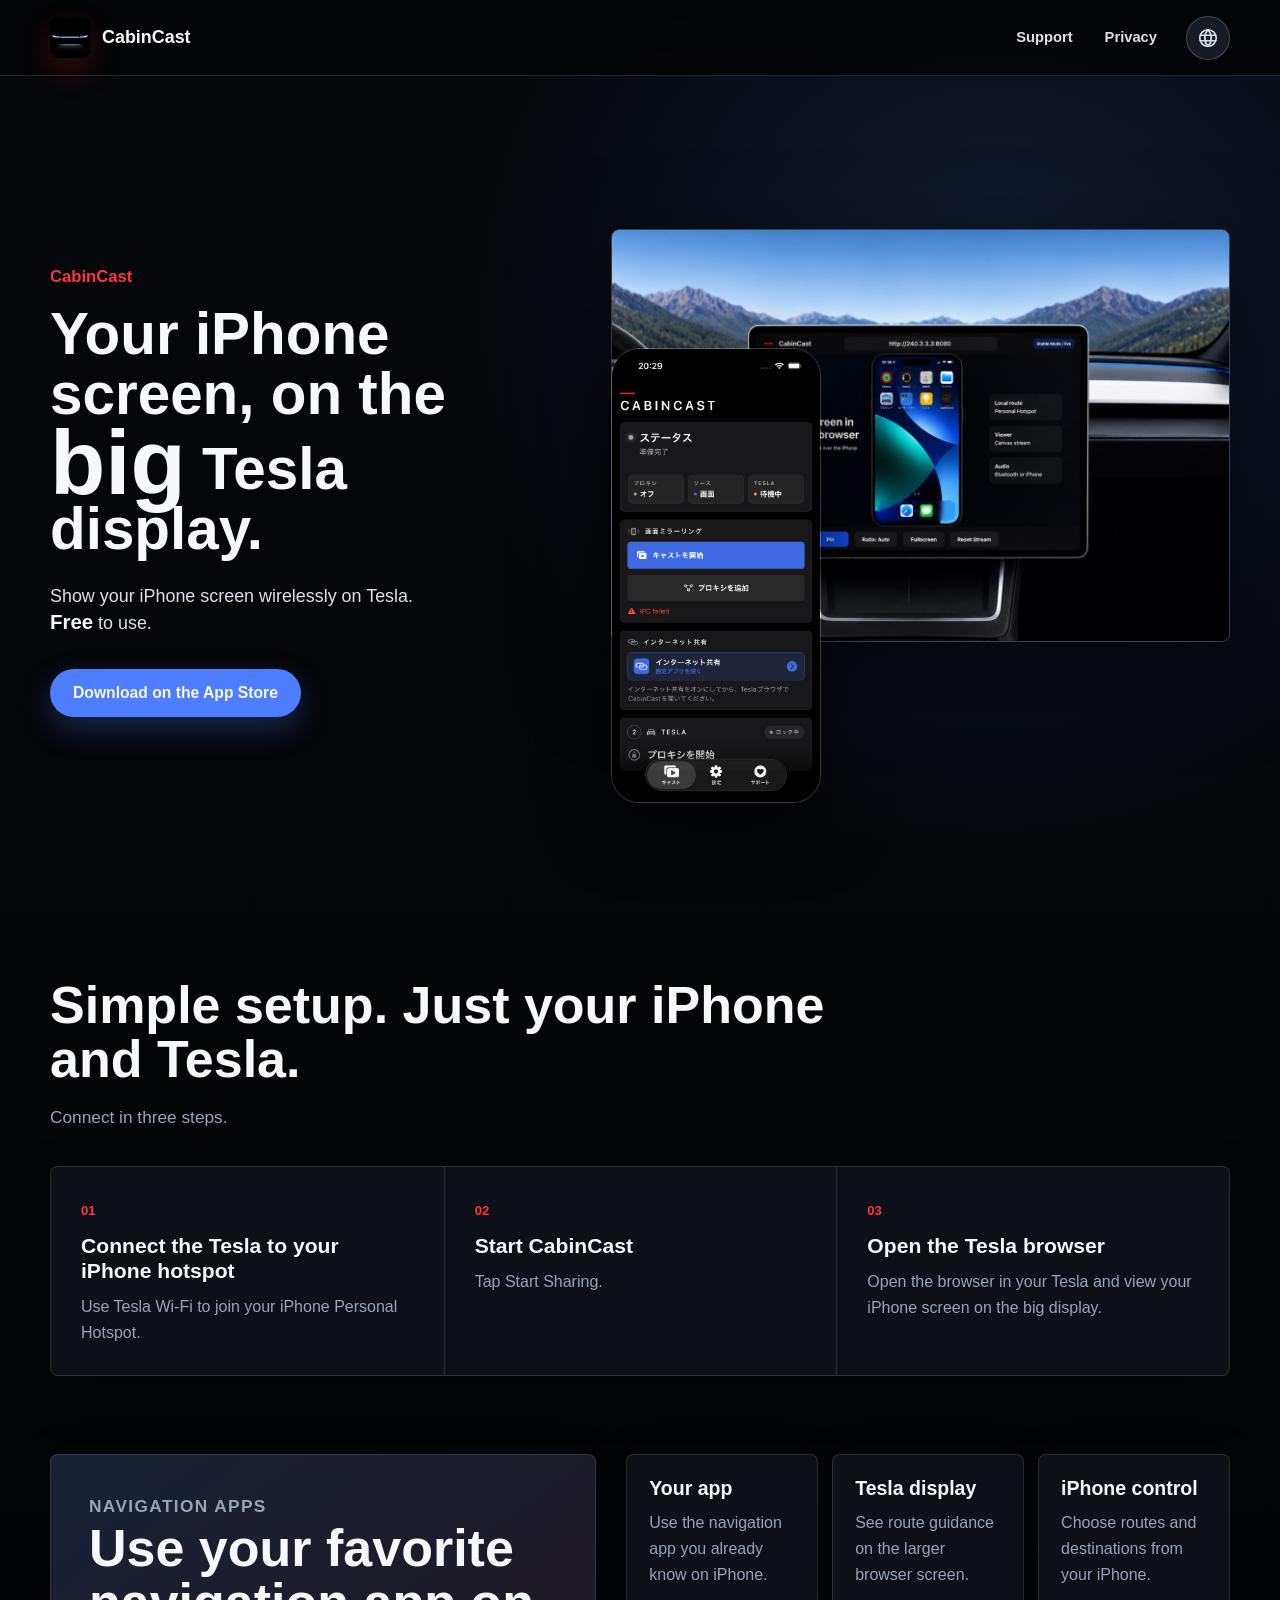
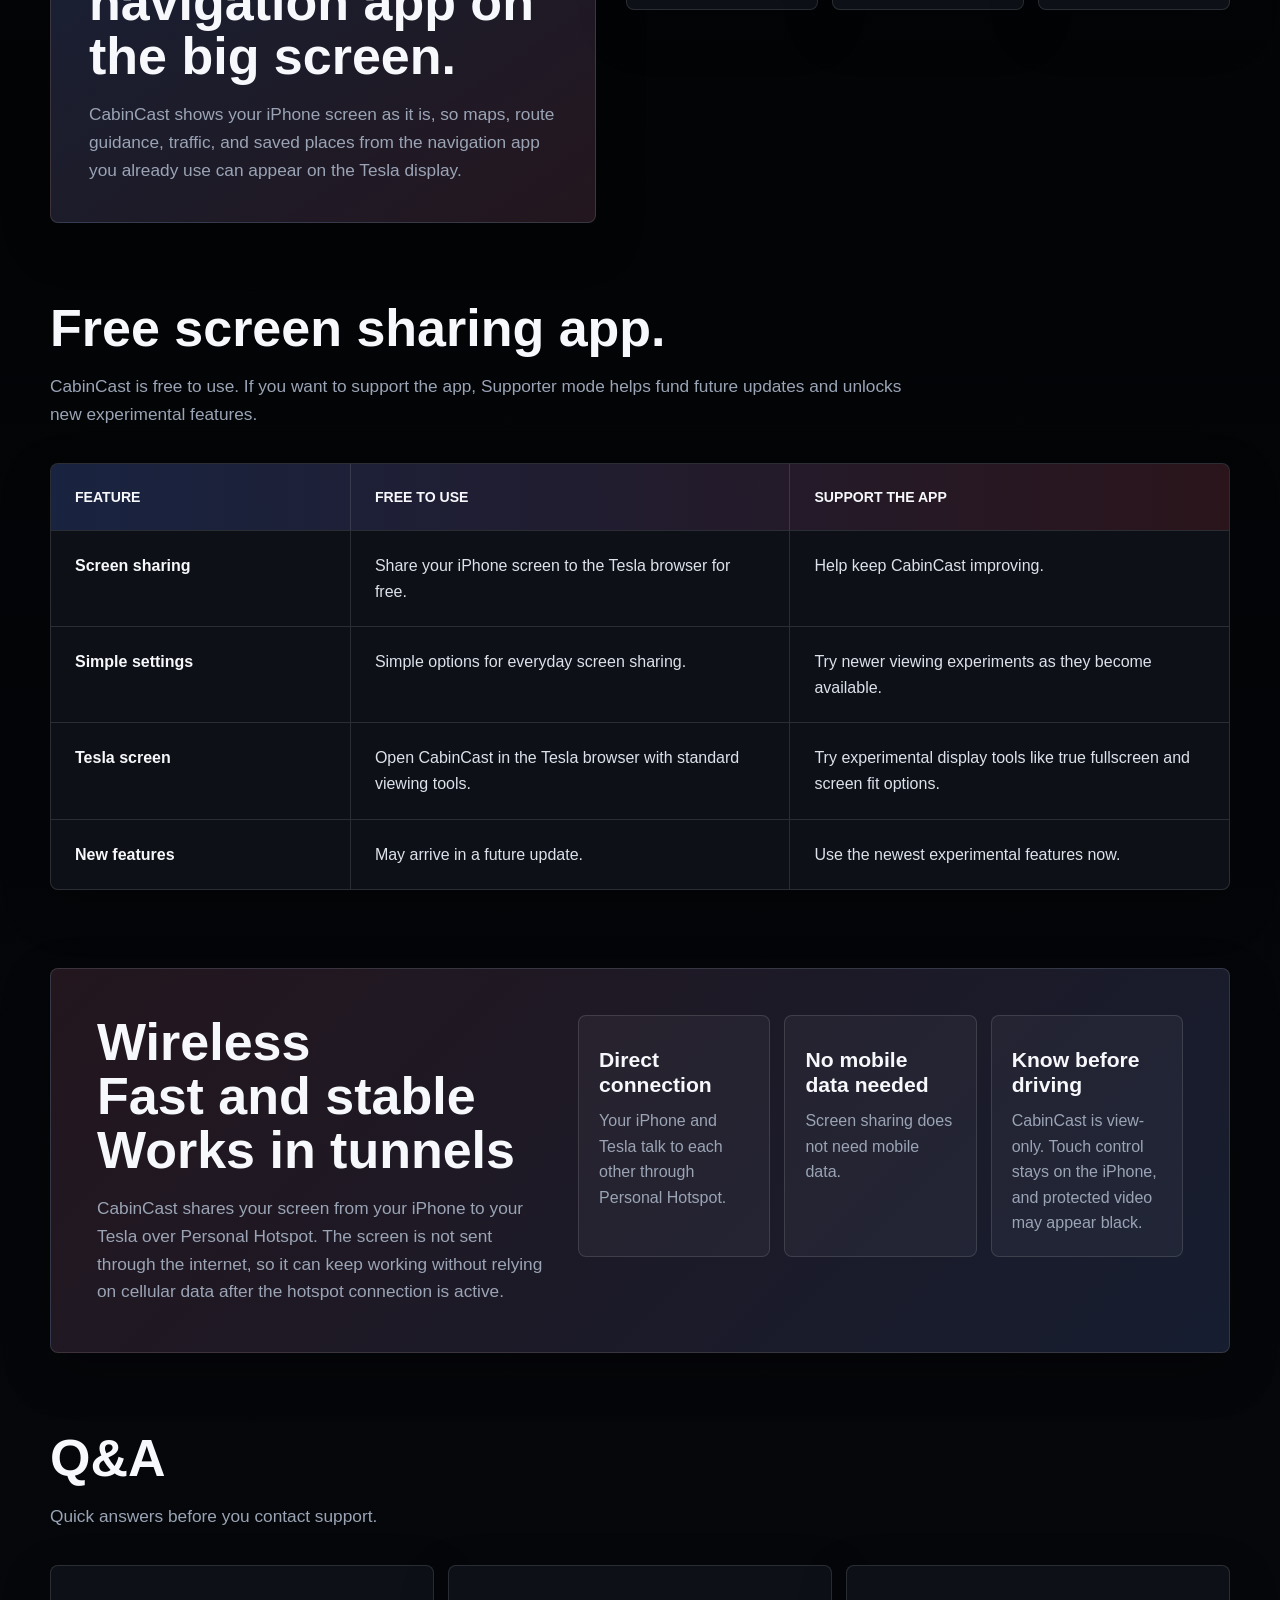
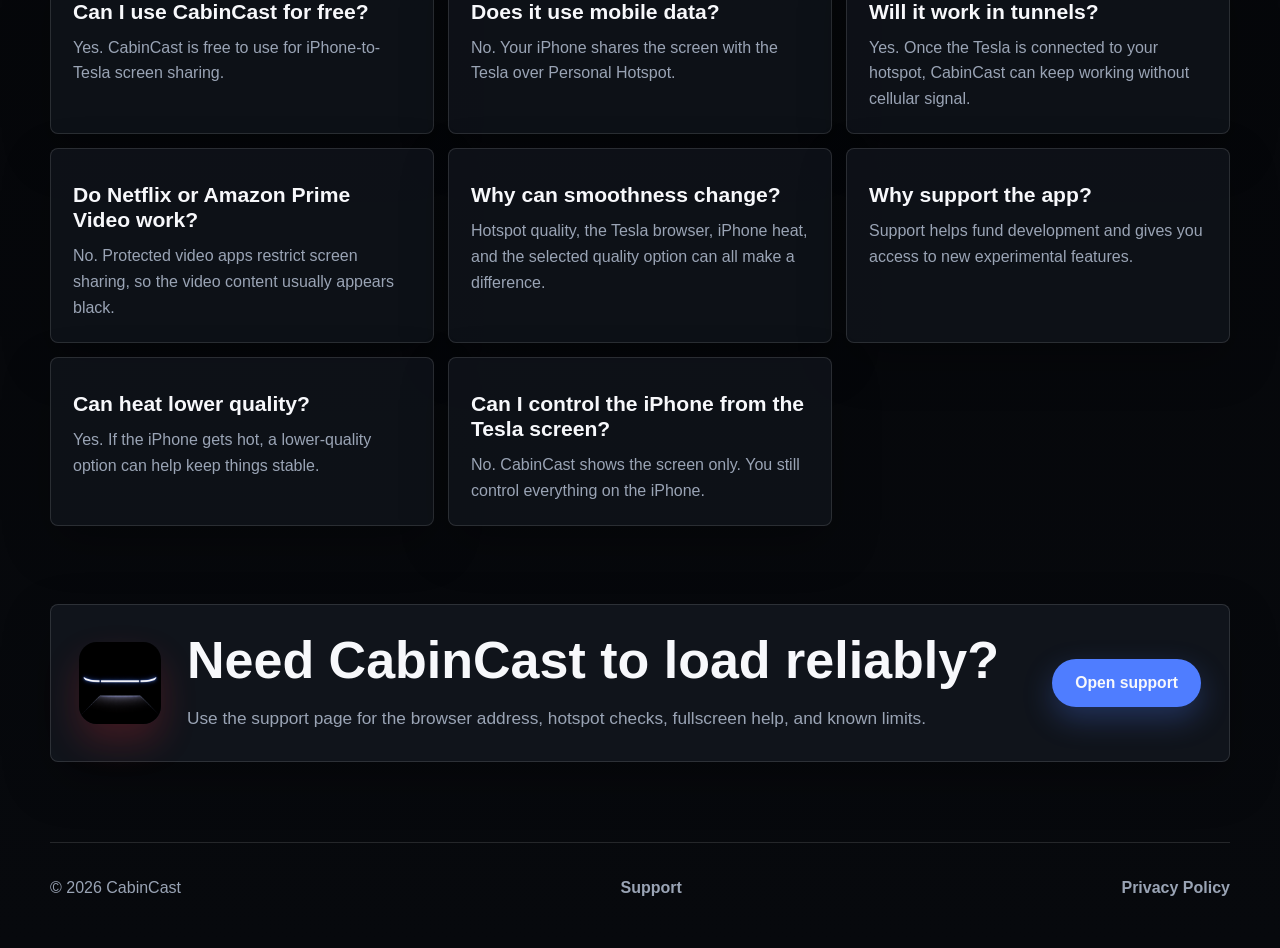
<file: index.html>
<!doctype html>
<html lang="en">
<head>
  <meta charset="utf-8">
  <meta name="viewport" content="width=device-width, initial-scale=1">
  <title>CabinCast</title>
  <meta name="description" content="CabinCast shows your iPhone screen in the Tesla browser using your iPhone Personal Hotspot.">
  <link rel="icon" href="assets/cabincast-icon.png">
  <script src="language.js"></script>
  <link rel="stylesheet" href="styles.css">
</head>
<body>
  <header class="site-header">
    <a class="brand" href="index.html" aria-label="CabinCast home">
      <img src="assets/cabincast-icon.png" alt="" width="40" height="40">
      <span>CabinCast</span>
    </a>
    <div class="header-actions">
      <nav aria-label="Primary navigation">
        <a href="support.html">Support</a>
        <a href="privacy.html">Privacy</a>
      </nav>
      <label class="language-picker" title="Language">
        <span class="sr-only">Language</span>
        <svg aria-hidden="true" viewBox="0 0 24 24">
          <circle cx="12" cy="12" r="9"></circle>
          <path d="M3.6 9h16.8M3.6 15h16.8M12 3c2.3 2.4 3.5 5.4 3.5 9s-1.2 6.6-3.5 9M12 3c-2.3 2.4-3.5 5.4-3.5 9s1.2 6.6 3.5 9"></path>
        </svg>
        <select aria-label="Language selector" onchange="CabinCastLanguage.setLanguage(this.selectedOptions[0].lang, this.value)">
          <option value="index.html" lang="en" selected>English</option>
          <option value="ja/index.html" lang="ja">日本語</option>
        </select>
      </label>
    </div>
  </header>

  <main>
    <section class="hero" id="cabincast">
      <div class="hero-copy">
        <p class="product-name">CabinCast</p>
        <h1>Your iPhone screen, on the <span class="hero-emphasis">big</span> Tesla display.</h1>
        <p>
          <span class="hero-subline">Show your iPhone screen wirelessly on Tesla.</span>
          <span class="hero-subline"><span class="free-word">Free</span> to use.</span>
        </p>
        <div class="hero-actions">
          <a class="button primary" href="#" aria-label="Download CabinCast on the App Store">Download on the App Store</a>
        </div>
      </div>

      <div class="hero-media" aria-label="CabinCast app and Tesla browser visuals">
        <figure class="media-browser">
          <img src="assets/tesla-dashboard-viewer.png" alt="CabinCast shown on a Tesla-style center display with an iPhone Home Screen inside.">
        </figure>
        <figure class="media-phone">
          <img src="assets/app-screen.png" alt="CabinCast app screen with the main start button.">
        </figure>
      </div>
    </section>

    <section class="flow-section" id="setup">
      <div class="section-heading">
        <h2>Simple setup. Just your iPhone and Tesla.</h2>
        <p>Connect in three steps.</p>
      </div>
      <div class="setup-flow">
        <article>
          <span>01</span>
          <h3>Connect the Tesla to your iPhone hotspot</h3>
          <p>Use Tesla Wi-Fi to join your iPhone Personal Hotspot.</p>
        </article>
        <article>
          <span>02</span>
          <h3>Start CabinCast</h3>
          <p>Tap Start Sharing.</p>
        </article>
        <article>
          <span>03</span>
          <h3>Open the Tesla browser</h3>
          <p>Open the browser in your Tesla and view your iPhone screen on the big display.</p>
        </article>
      </div>
    </section>

    <section class="navigation-section">
      <div class="navigation-copy">
        <p class="section-kicker">Navigation apps</p>
        <h2>Use your favorite navigation app on the big screen.</h2>
        <p>
          CabinCast shows your iPhone screen as it is, so maps, route guidance,
          traffic, and saved places from the navigation app you already use can
          appear on the Tesla display.
        </p>
      </div>
      <div class="navigation-points" aria-label="Navigation app benefits">
        <article>
          <h3>Your app</h3>
          <p>Use the navigation app you already know on iPhone.</p>
        </article>
        <article>
          <h3>Tesla display</h3>
          <p>See route guidance on the larger browser screen.</p>
        </article>
        <article>
          <h3>iPhone control</h3>
          <p>Choose routes and destinations from your iPhone.</p>
        </article>
      </div>
    </section>

    <section class="split-section" id="modes">
      <div class="section-heading compact">
        <h2>Free screen sharing app.</h2>
        <p>
          CabinCast is free to use. If you want to support the app, Supporter
          mode helps fund future updates and unlocks new experimental features.
        </p>
      </div>
      <div class="feature-table" aria-label="Free app and Supporter feature comparison">
        <div class="feature-row table-head">
          <div>Feature</div>
          <div>Free to use</div>
          <div>Support the app</div>
        </div>
        <div class="feature-row">
          <div>Screen sharing</div>
          <div>Share your iPhone screen to the Tesla browser for free.</div>
          <div>Help keep CabinCast improving.</div>
        </div>
        <div class="feature-row">
          <div>Simple settings</div>
          <div>Simple options for everyday screen sharing.</div>
          <div>Try newer viewing experiments as they become available.</div>
        </div>
        <div class="feature-row">
          <div>Tesla screen</div>
          <div>Open CabinCast in the Tesla browser with standard viewing tools.</div>
          <div>Try experimental display tools like true fullscreen and screen fit options.</div>
        </div>
        <div class="feature-row">
          <div>New features</div>
          <div>May arrive in a future update.</div>
          <div>Use the newest experimental features now.</div>
        </div>
      </div>
      <div class="feature-mobile-groups" aria-label="Free app and Supporter feature comparison">
        <article>
          <h3>Free to use</h3>
          <dl>
            <div>
              <dt>Screen sharing</dt>
              <dd>Share your iPhone screen to the Tesla browser for free.</dd>
            </div>
            <div>
              <dt>Simple settings</dt>
              <dd>Simple options for everyday screen sharing.</dd>
            </div>
            <div>
              <dt>Tesla screen</dt>
              <dd>Open CabinCast in the Tesla browser with standard viewing tools.</dd>
            </div>
            <div>
              <dt>New features</dt>
              <dd>May arrive in a future update.</dd>
            </div>
          </dl>
        </article>
        <article>
          <h3>Support the app</h3>
          <dl>
            <div>
              <dt>Screen sharing</dt>
              <dd>Help keep CabinCast improving.</dd>
            </div>
            <div>
              <dt>Simple settings</dt>
              <dd>Try newer viewing experiments as they become available.</dd>
            </div>
            <div>
              <dt>Tesla screen</dt>
              <dd>Try experimental display tools like true fullscreen and screen fit options.</dd>
            </div>
            <div>
              <dt>New features</dt>
              <dd>Use the newest experimental features now.</dd>
            </div>
          </dl>
        </article>
      </div>
    </section>

    <section class="limits-section">
      <div class="limits-copy">
        <h2>
          <span class="ja-line">Wireless</span>
          <span class="ja-line">Fast and stable</span>
          <span class="ja-line">Works in tunnels</span>
        </h2>
        <p>
          CabinCast shares your screen from your iPhone to your Tesla over
          Personal Hotspot. The screen is not sent through the internet, so it
          can keep working without relying on cellular data after the hotspot
          connection is active.
        </p>
      </div>
      <div class="limits-list">
        <article>
          <h3>Direct connection</h3>
          <p>Your iPhone and Tesla talk to each other through Personal Hotspot.</p>
        </article>
        <article>
          <h3>No mobile data needed</h3>
          <p>Screen sharing does not need mobile data.</p>
        </article>
        <article>
          <h3>Know before driving</h3>
          <p>CabinCast is view-only. Touch control stays on the iPhone, and protected video may appear black.</p>
        </article>
      </div>
    </section>

    <section class="faq-section" aria-labelledby="faq-title">
      <div class="section-heading compact">
        <h2 id="faq-title">Q&A</h2>
        <p>Quick answers before you contact support.</p>
      </div>
      <div class="faq-grid">
        <article>
          <h3>Can I use CabinCast for free?</h3>
          <p>Yes. CabinCast is free to use for iPhone-to-Tesla screen sharing.</p>
        </article>
        <article>
          <h3>Does it use mobile data?</h3>
          <p>No. Your iPhone shares the screen with the Tesla over Personal Hotspot.</p>
        </article>
        <article>
          <h3>Will it work in tunnels?</h3>
          <p>Yes. Once the Tesla is connected to your hotspot, CabinCast can keep working without cellular signal.</p>
        </article>
        <article>
          <h3>Do Netflix or Amazon Prime Video work?</h3>
          <p>No. Protected video apps restrict screen sharing, so the video content usually appears black.</p>
        </article>
        <article>
          <h3>Why can smoothness change?</h3>
          <p>Hotspot quality, the Tesla browser, iPhone heat, and the selected quality option can all make a difference.</p>
        </article>
        <article>
          <h3>Why support the app?</h3>
          <p>Support helps fund development and gives you access to new experimental features.</p>
        </article>
        <article>
          <h3>Can heat lower quality?</h3>
          <p>Yes. If the iPhone gets hot, a lower-quality option can help keep things stable.</p>
        </article>
        <article>
          <h3>Can I control the iPhone from the Tesla screen?</h3>
          <p>No. CabinCast shows the screen only. You still control everything on the iPhone.</p>
        </article>
      </div>
    </section>

    <section class="closing-section">
      <img src="assets/cabincast-icon.png" alt="" width="82" height="82">
      <div>
        <h2>Need CabinCast to load reliably?</h2>
        <p>Use the support page for the browser address, hotspot checks, fullscreen help, and known limits.</p>
      </div>
      <a class="button primary" href="support.html">Open support</a>
    </section>
  </main>

  <footer class="site-footer">
    <span>&copy; 2026 CabinCast</span>
    <a href="support.html">Support</a>
    <a href="privacy.html">Privacy Policy</a>
  </footer>
</body>
</html>
</file>
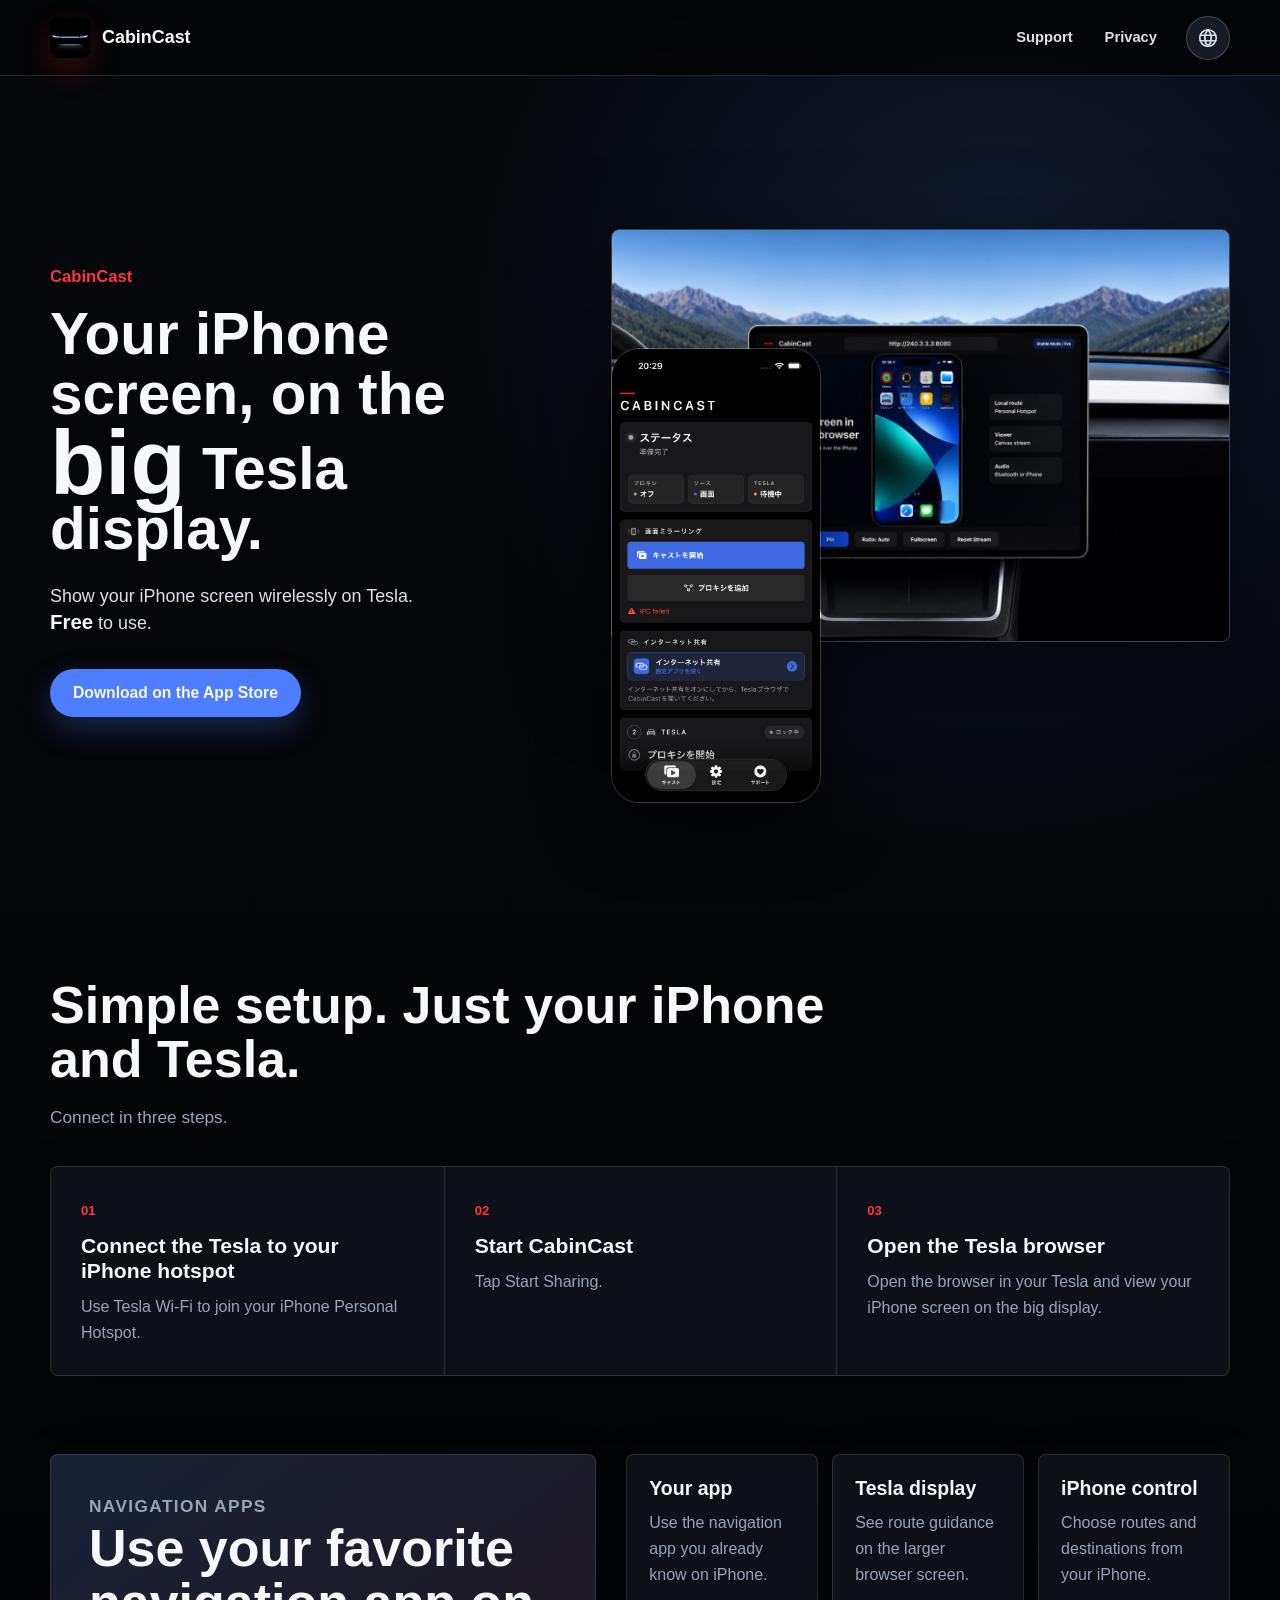
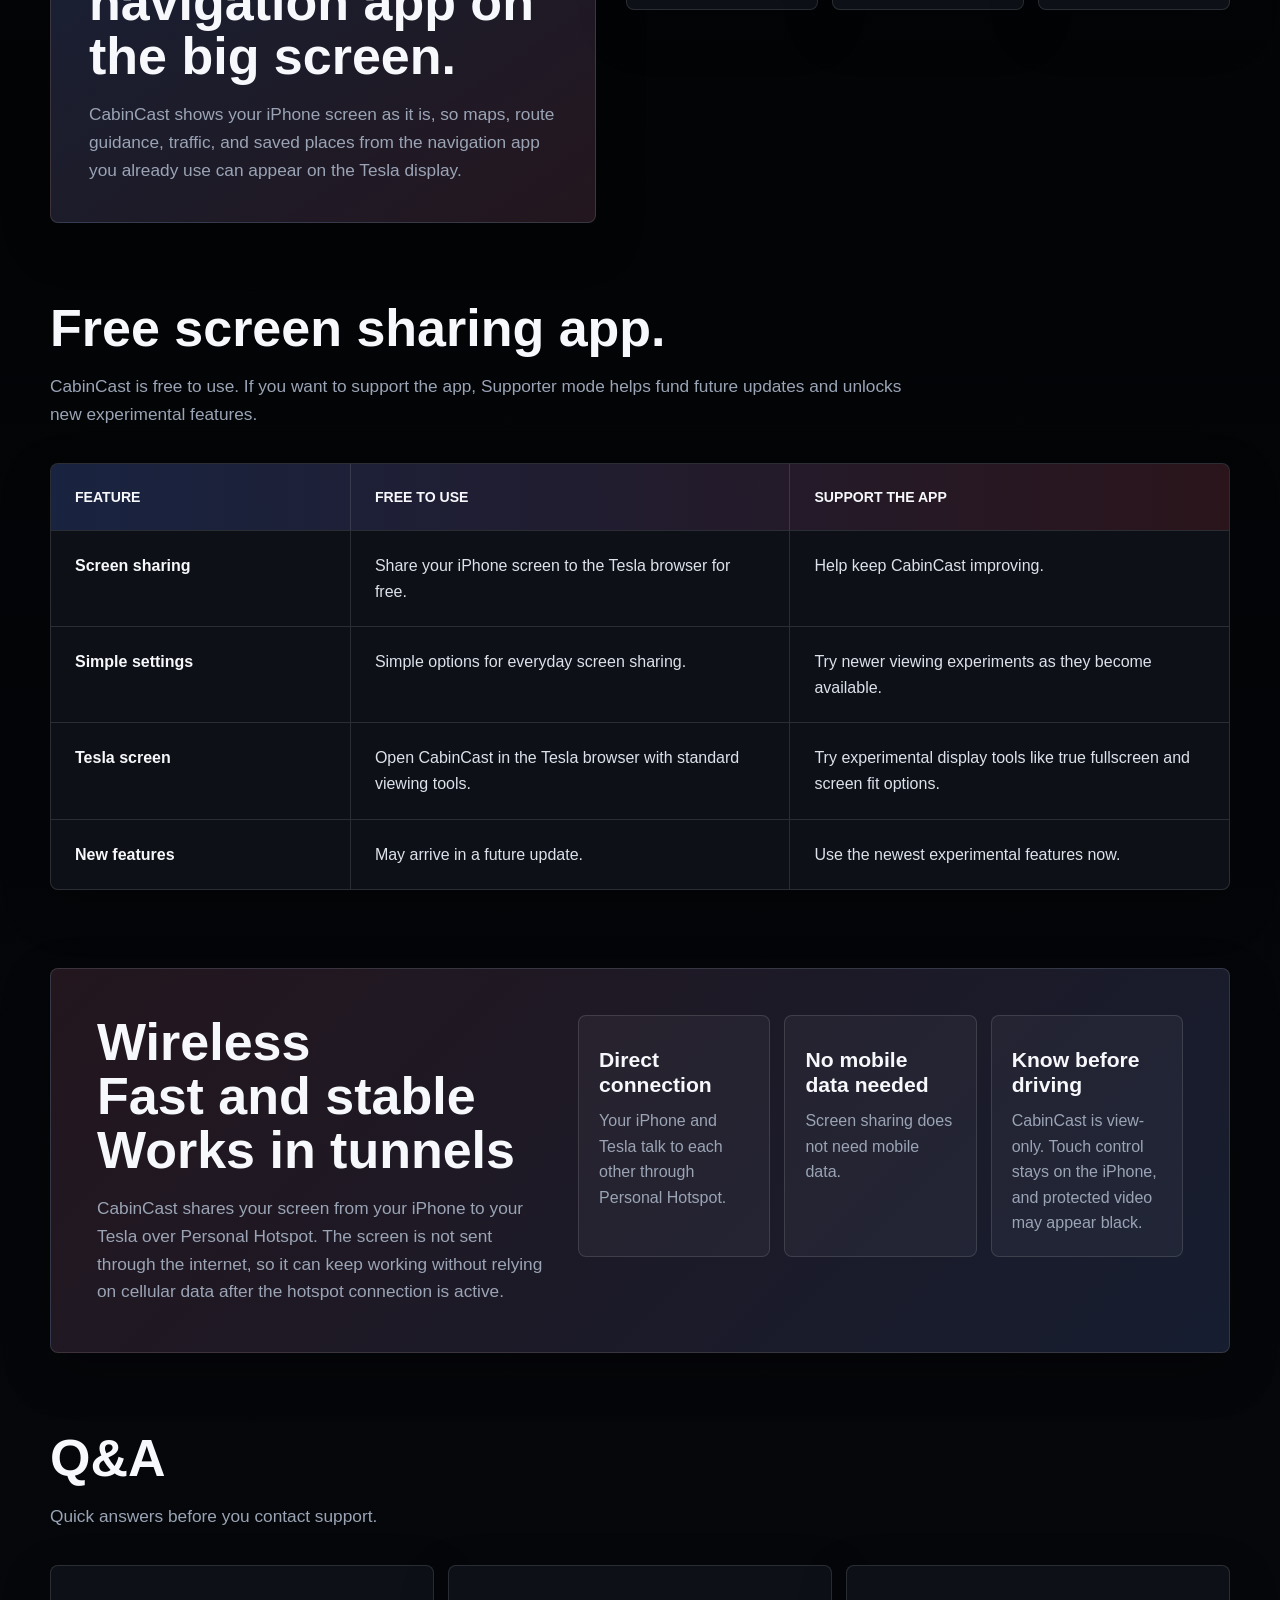
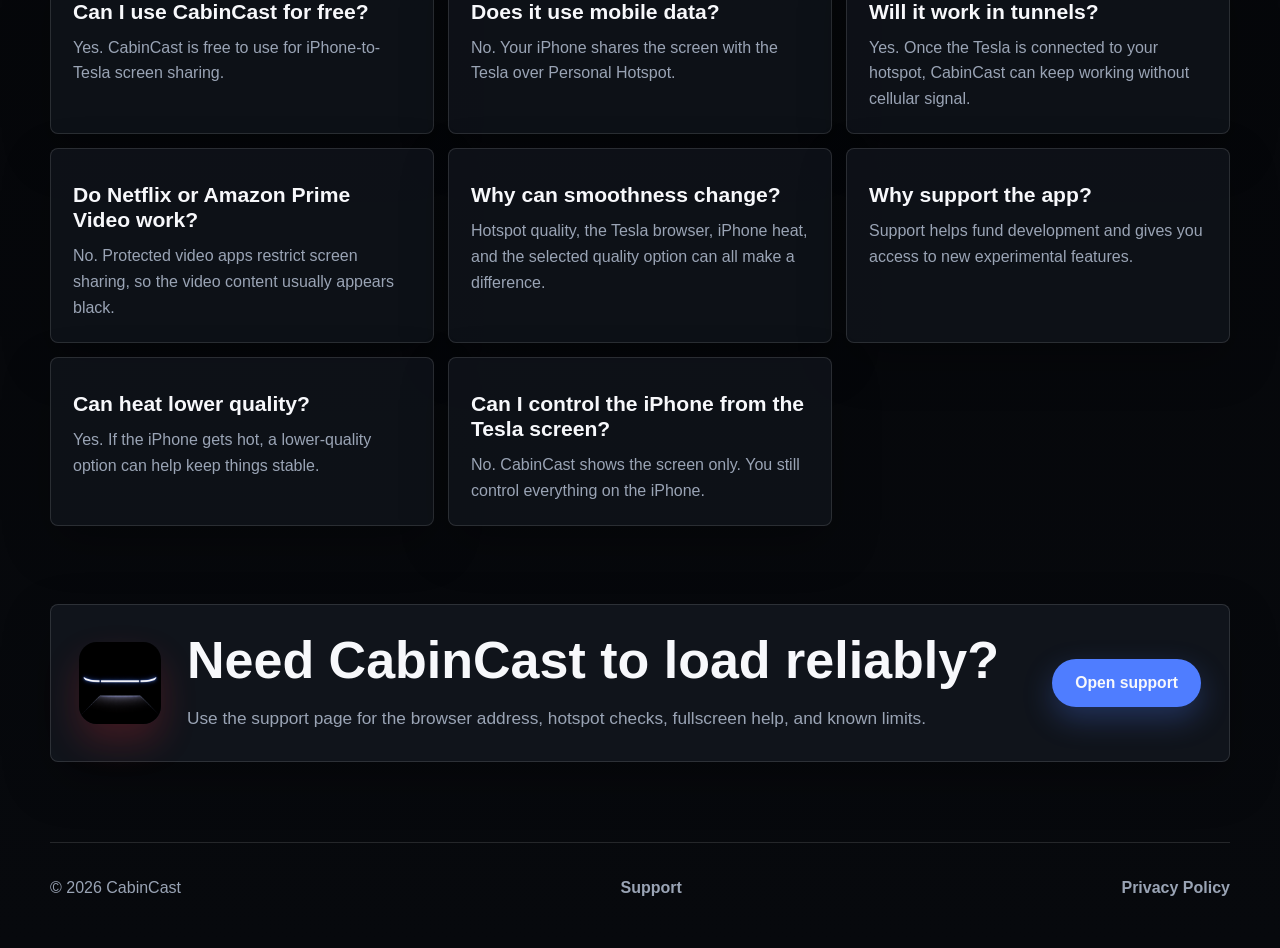
<file: ja/index.html>
<!doctype html>
<html lang="ja">
<head>
  <meta charset="utf-8">
  <meta name="viewport" content="width=device-width, initial-scale=1">
  <title>CabinCast</title>
  <meta name="description" content="CabinCastはiPhoneの画面をTeslaブラウザで見られるようにするアプリです。">
  <link rel="icon" href="../assets/cabincast-icon.png">
  <script src="../language.js"></script>
  <link rel="stylesheet" href="../styles.css">
</head>
<body>
  <header class="site-header">
    <a class="brand" href="index.html" aria-label="CabinCast ホーム">
      <img src="../assets/cabincast-icon.png" alt="" width="40" height="40">
      <span>CabinCast</span>
    </a>
    <div class="header-actions">
      <nav aria-label="メインナビゲーション">
        <a href="support.html">サポート</a>
        <a href="privacy.html">プライバシー</a>
      </nav>
      <label class="language-picker" title="言語">
        <span class="sr-only">言語</span>
        <svg aria-hidden="true" viewBox="0 0 24 24">
          <circle cx="12" cy="12" r="9"></circle>
          <path d="M3.6 9h16.8M3.6 15h16.8M12 3c2.3 2.4 3.5 5.4 3.5 9s-1.2 6.6-3.5 9M12 3c-2.3 2.4-3.5 5.4-3.5 9s1.2 6.6 3.5 9"></path>
        </svg>
        <select aria-label="言語セレクター" onchange="CabinCastLanguage.setLanguage(this.selectedOptions[0].lang, this.value)">
          <option value="../index.html" lang="en">English</option>
          <option value="index.html" lang="ja" selected>日本語</option>
        </select>
      </label>
    </div>
  </header>

  <main>
    <section class="hero" id="cabincast">
      <div class="hero-copy">
        <p class="product-name">CabinCast</p>
        <h1>
          <span class="ja-line">iPhoneの画面を、</span>
          <span class="ja-line">テスラの<span class="hero-emphasis">大画面</span>で</span>
        </h1>
        <p>
          <span class="hero-subline">iPhoneの画面を、ワイアレスでTeslaに表示。</span>
          <span class="hero-subline">しかも<span class="free-word">無料</span>で使える</span>
        </p>
        <div class="hero-actions">
          <a class="button primary" href="#" aria-label="App StoreでCabinCastをダウンロード">App Storeでダウンロード</a>
        </div>
      </div>

      <div class="hero-media" aria-label="CabinCastアプリとTeslaブラウザの表示例">
        <figure class="media-browser">
          <img src="../assets/tesla-dashboard-viewer.png" alt="Tesla風センターディスプレイに表示されたCabinCastとiPhoneホーム画面。">
        </figure>
        <figure class="media-phone">
          <img src="../assets/app-screen.png" alt="キャスト開始画面を表示しているCabinCastアプリ画面。">
        </figure>
      </div>
    </section>

    <section class="flow-section" id="setup">
      <div class="section-heading">
        <h2>
          <span class="ja-line">簡単設定。</span>
        </h2>
        <p>
          必要なのはiPhoneとTeslaだけ。接続はたったの3ステップです。
        </p>
      </div>
      <div class="setup-flow">
        <article>
          <span>01</span>
          <h3>TeslaをiPhoneのホットスポットに接続</h3>
          <p>TeslaのWi-Fi設定から、iPhoneのパーソナルホットスポットを選びます。</p>
        </article>
        <article>
          <span>02</span>
          <h3>CabinCastを開始</h3>
          <p>共有開始をタップします。</p>
        </article>
        <article>
          <span>03</span>
          <h3>Teslaブラウザを開く</h3>
          <p>Teslaのブラウザを開くと、iPhoneの画面が大きく表示されます。</p>
        </article>
      </div>
    </section>

    <section class="navigation-section">
      <div class="navigation-copy">
        <p class="section-kicker">ナビにも使える</p>
        <h2>好きなナビアプリを大画面で。</h2>
        <p>
          CabinCastはiPhoneの画面をそのまま表示します。いつも使っているナビアプリの地図、
          ルート案内、交通情報、保存した場所をTeslaの画面で見られます。
        </p>
      </div>
      <div class="navigation-points" aria-label="ナビアプリで使える理由">
        <article>
          <h3>好きなアプリ</h3>
          <p>いつもiPhoneで使っているナビアプリをそのまま使えます。</p>
        </article>
        <article>
          <h3>大画面で表示</h3>
          <p>ルート案内をTeslaブラウザの大きな画面で見られます。</p>
        </article>
        <article>
          <h3>操作はiPhone</h3>
          <p>目的地やルートの変更は、慣れているiPhone側で行えます。</p>
        </article>
      </div>
    </section>

    <section class="split-section" id="modes">
      <div class="section-heading compact">
        <h2>
          <span class="ja-line">無料で使える画面共有アプリ</span>
        </h2>
        <p>
          CabinCastは誰でも無料で使えます。サポーターパックは開発を支えながら、
          PRO Codec、高画質モード、詳細設定などの検証中の機能を使えるようにします。
        </p>
      </div>
      <div class="feature-table" aria-label="無料アプリとサポーターパックの比較">
        <div class="feature-row table-head">
          <div>機能</div>
          <div>無料で使える</div>
          <div>アプリを応援</div>
        </div>
        <div class="feature-row">
          <div>画面共有</div>
          <div>iPhoneの画面をテスラの画面に無料で共有できます。</div>
          <div>PRO Codecなど、検証中の新機能を試せます。</div>
        </div>
        <div class="feature-row">
          <div>簡単な設定</div>
          <div>ふだんの画面共有に使いやすいシンプルな表示オプション。</div>
          <div>新しい表示オプションの検証機能を試せます。</div>
        </div>
        <div class="feature-row">
          <div>テスラの画面</div>
          <div>テスラのブラウザでCabinCastを開き、標準の表示操作を使えます。</div>
          <div>真のフルスクリーンや画面フィットなど、検証中の表示ツールを試せます。</div>
        </div>
        <div class="feature-row">
          <div>新しい機能</div>
          <div>将来のアップデートで追加される場合があります。</div>
          <div>今すぐ最新の検証中の機能も使えます。</div>
        </div>
      </div>
      <div class="feature-mobile-groups" aria-label="無料アプリとサポーターパックの比較">
        <article>
          <h3>無料で使える</h3>
          <dl>
            <div>
              <dt>画面共有</dt>
              <dd>iPhoneの画面をテスラの画面に無料で共有できます。</dd>
            </div>
            <div>
              <dt>簡単な設定</dt>
              <dd>ふだんの画面共有に使いやすいシンプルな表示オプション。</dd>
            </div>
            <div>
              <dt>テスラの画面</dt>
              <dd>テスラのブラウザでCabinCastを開き、標準の表示操作を使えます。</dd>
            </div>
            <div>
              <dt>新しい機能</dt>
              <dd>将来のアップデートで追加される場合があります。</dd>
            </div>
          </dl>
        </article>
        <article>
          <h3>アプリを応援</h3>
          <dl>
            <div>
              <dt>画面共有</dt>
              <dd>PRO Codecなど、検証中の新機能を試せます。</dd>
            </div>
            <div>
              <dt>簡単な設定</dt>
              <dd>新しい表示オプションの検証機能を試せます。</dd>
            </div>
            <div>
              <dt>テスラの画面</dt>
              <dd>真のフルスクリーンや画面フィットなど、検証中の表示ツールを試せます。</dd>
            </div>
            <div>
              <dt>新しい機能</dt>
              <dd>今すぐ最新の検証中の機能も使えます。</dd>
            </div>
          </dl>
        </article>
      </div>
    </section>

    <section class="limits-section">
      <div class="limits-copy">
        <h2>
          <span class="ja-line">無線で接続</span>
          <span class="ja-line">早くて安定</span>
          <span class="ja-line">トンネルで使える</span>
        </h2>
        <p>
          CabinCastは、パーソナルホットスポット経由で
          iPhoneの画面をTeslaに表示します。
          画面共有はインターネット経由ではないため、ホットスポット接続後は携帯データ通信に依存しません。
        </p>
      </div>
      <div class="limits-list">
        <article>
          <h3>直接接続</h3>
          <p>iPhoneとTeslaは、パーソナルホットスポット経由でつながります。</p>
        </article>
        <article>
          <h3>モバイルデータ不要</h3>
          <p>画面共有に、携帯キャリアのデータ通信は必要ありません。</p>
        </article>
        <article>
          <h3>使う前に知っておくこと</h3>
          <p>CabinCastは表示専用です。操作はiPhone側で行います。保護された動画は黒く表示される場合があります。</p>
        </article>
      </div>
    </section>

    <section class="faq-section" aria-labelledby="faq-title">
      <div class="section-heading compact">
        <h2 id="faq-title">Q&A</h2>
        <p>問い合わせ前に確認しやすい、よくある質問です。</p>
      </div>
      <div class="faq-grid">
        <article>
          <h3>無料で使えますか？</h3>
          <p>はい。CabinCastはiPhoneからTeslaへの画面共有に無料で使えます。</p>
        </article>
        <article>
          <h3>携帯データ通信を使いますか？</h3>
          <p>いいえ。iPhoneはパーソナルホットスポット経由でTeslaに画面を表示します。</p>
        </article>
        <article>
          <h3>トンネルでも使えますか？</h3>
          <p>Teslaがホットスポットに接続済みであれば、携帯電波がない場所でも使い続けられます。</p>
        </article>
        <article>
          <h3>NetflixやAmazon Prime Videoは見られますか？</h3>
          <p>いいえ。保護された動画アプリは画面共有に制限がかかっているため、映像部分が黒く表示されます。</p>
        </article>
        <article>
          <h3>滑らかさが変わる理由は？</h3>
          <p>ホットスポットの状態、Teslaブラウザ、iPhoneの発熱、選んだ画質オプションが影響します。</p>
        </article>
        <article>
          <h3>なぜ応援するのですか？</h3>
          <p>応援は開発の継続に使われ、新しい検証中の機能も使えるようになります。</p>
        </article>
        <article>
          <h3>発熱で画質は下がりますか？</h3>
          <p>はい。iPhoneが熱くなる場合は、低めの画質オプションの方が安定することがあります。</p>
        </article>
        <article>
          <h3>Tesla画面からiPhoneを操作できますか？</h3>
          <p>いいえ。CabinCastは画面を表示するだけです。操作はiPhone側で行います。</p>
        </article>
      </div>
    </section>

    <section class="closing-section">
      <img src="../assets/cabincast-icon.png" alt="" width="82" height="82">
      <div>
        <h2>
          <span class="ja-line">うまく表示されないときは、</span>
          <span class="ja-line">サポートを確認。</span>
        </h2>
        <p>ホットスポット確認、フルスクリーン、既知の制限をまとめています。</p>
      </div>
      <a class="button primary" href="support.html">サポートを開く</a>
    </section>
  </main>

  <footer class="site-footer">
    <span>&copy; 2026 CabinCast</span>
    <a href="support.html">サポート</a>
    <a href="privacy.html">プライバシーポリシー</a>
  </footer>
</body>
</html>
</file>
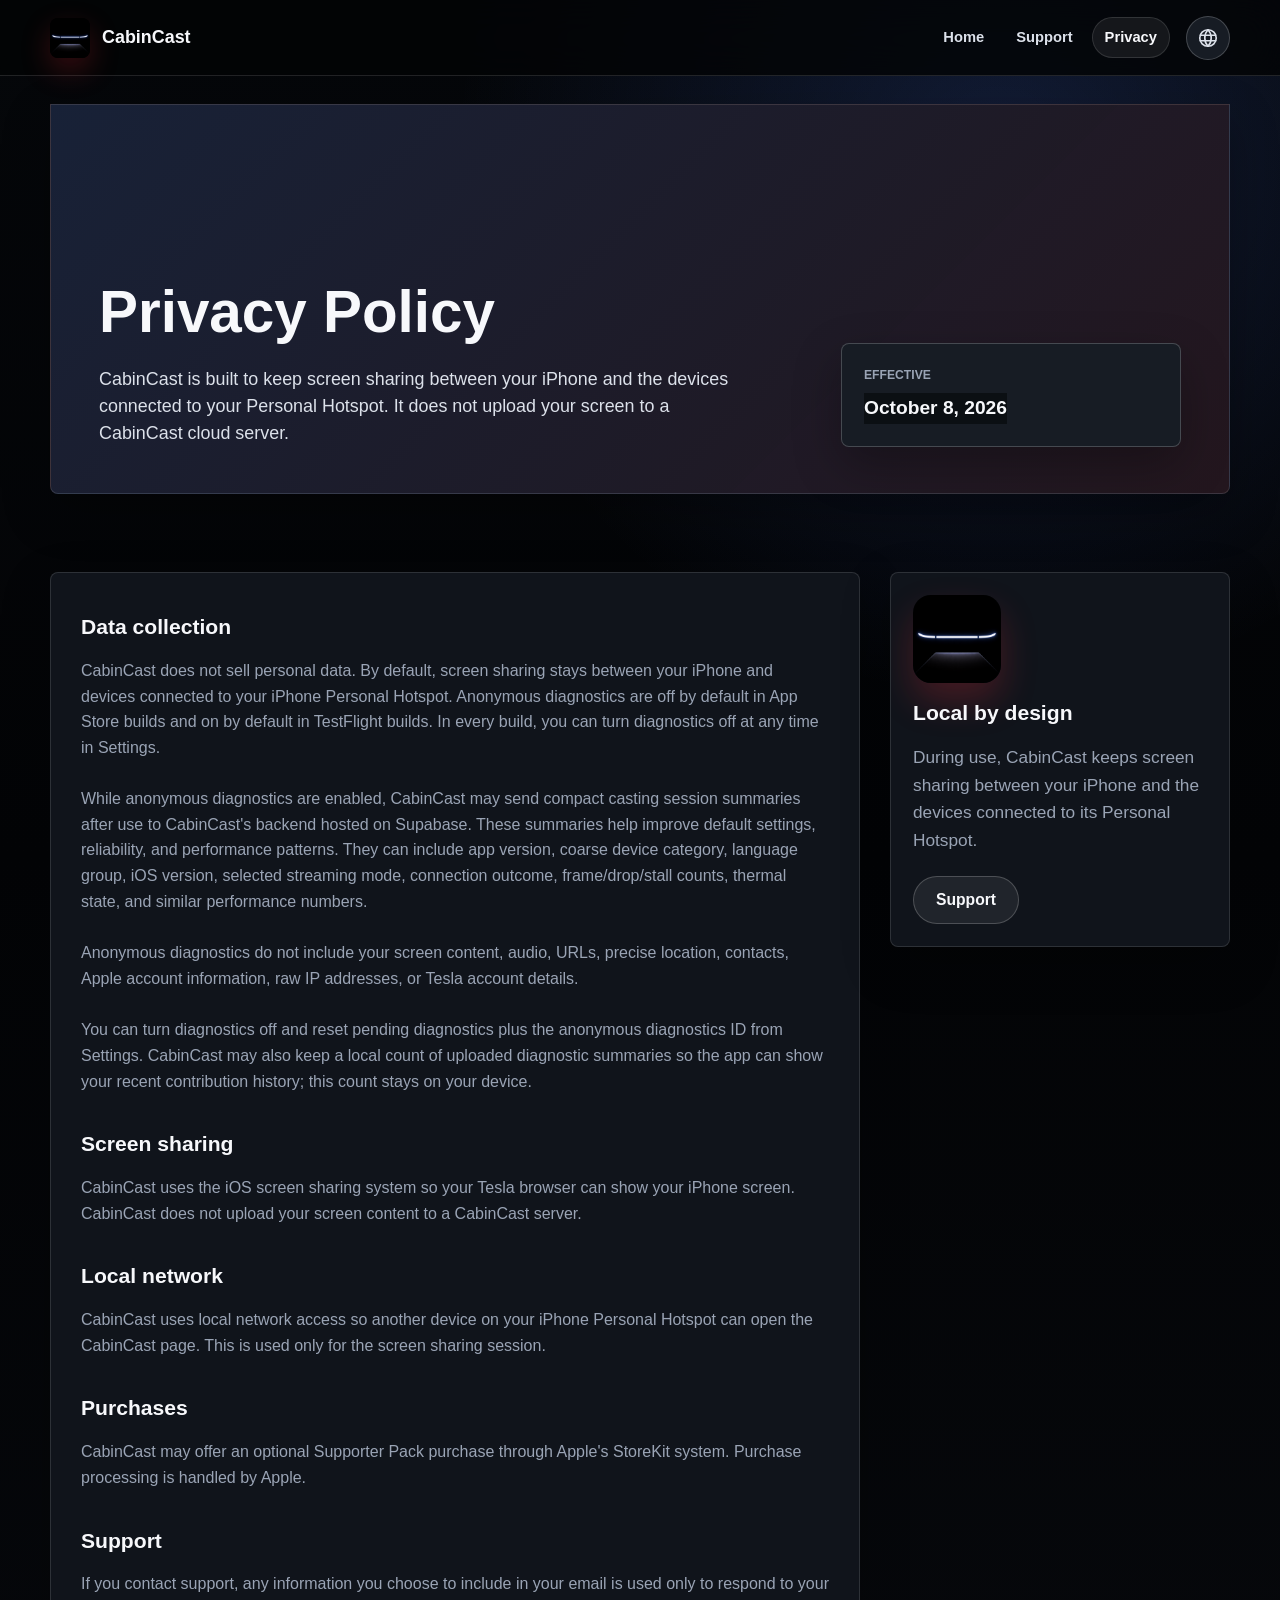
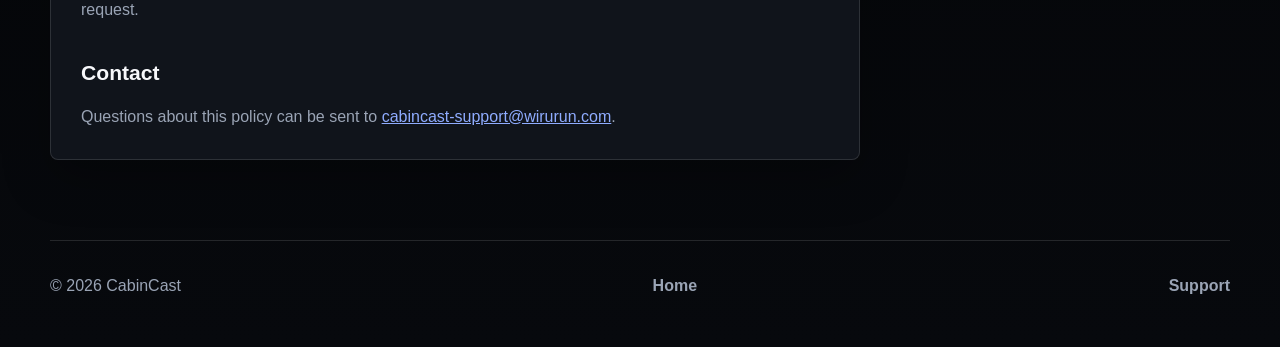
<file: privacy.html>
<!doctype html>
<html lang="en">
<head>
  <meta charset="utf-8">
  <meta name="viewport" content="width=device-width, initial-scale=1">
  <title>CabinCast Privacy Policy</title>
  <meta name="description" content="Privacy policy for CabinCast.">
  <link rel="icon" href="assets/cabincast-icon.png">
  <script src="language.js"></script>
  <link rel="stylesheet" href="styles.css">
</head>
<body>
  <header class="site-header">
    <a class="brand" href="index.html" aria-label="CabinCast home">
      <img src="assets/cabincast-icon.png" alt="" width="40" height="40">
      <span>CabinCast</span>
    </a>
    <div class="header-actions">
      <nav aria-label="Primary navigation">
        <a href="index.html">Home</a>
        <a href="support.html">Support</a>
        <a href="privacy.html" aria-current="page">Privacy</a>
      </nav>
      <label class="language-picker" title="Language">
        <span class="sr-only">Language</span>
        <svg aria-hidden="true" viewBox="0 0 24 24">
          <circle cx="12" cy="12" r="9"></circle>
          <path d="M3.6 9h16.8M3.6 15h16.8M12 3c2.3 2.4 3.5 5.4 3.5 9s-1.2 6.6-3.5 9M12 3c-2.3 2.4-3.5 5.4-3.5 9s1.2 6.6 3.5 9"></path>
        </svg>
        <select aria-label="Language selector" onchange="CabinCastLanguage.setLanguage(this.selectedOptions[0].lang, this.value)">
          <option value="privacy.html" lang="en" selected>English</option>
          <option value="ja/privacy.html" lang="ja">日本語</option>
        </select>
      </label>
    </div>
  </header>

  <main>
    <section class="page-hero privacy-hero">
      <div>
        <h1>Privacy Policy</h1>
        <p>
          CabinCast is built to keep screen sharing between your iPhone and the
          devices connected to your Personal Hotspot. It does not upload your
          screen to a CabinCast cloud server.
        </p>
      </div>
      <aside class="url-tile quiet">
        <span>Effective</span>
        <strong>October 8, 2026</strong>
      </aside>
    </section>

    <section class="legal-layout">
      <article class="legal-card">
        <h2>Data collection</h2>
        <p>
          CabinCast does not sell personal data. By default, screen sharing
          stays between your iPhone and devices connected to your iPhone
          Personal Hotspot. Anonymous diagnostics are off by default in App Store
          builds and on by default in TestFlight builds. In every build, you can
          turn diagnostics off at any time in Settings.
        </p>
        <p>
          While anonymous diagnostics are enabled, CabinCast may send compact
          casting session summaries after use to CabinCast's backend hosted on
          Supabase. These summaries help improve default settings, reliability,
          and performance patterns. They can include app version, coarse device
          category, language group, iOS version, selected streaming mode,
          connection outcome, frame/drop/stall counts, thermal state, and
          similar performance numbers.
        </p>
        <p>
          Anonymous diagnostics do not include your screen content, audio,
          URLs, precise location, contacts, Apple account information, raw IP
          addresses, or Tesla account details.
        </p>
        <p>
          You can turn diagnostics off and reset pending diagnostics plus the
          anonymous diagnostics ID from Settings. CabinCast may also keep a
          local count of uploaded diagnostic summaries so the app can show your
          recent contribution history; this count stays on your device.
        </p>

        <h2>Screen sharing</h2>
        <p>
          CabinCast uses the iOS screen sharing system so your Tesla browser can
          show your iPhone screen. CabinCast does not upload your screen content
          to a CabinCast server.
        </p>

        <h2>Local network</h2>
        <p>
          CabinCast uses local network access so another device on your iPhone
          Personal Hotspot can open the CabinCast page. This is used only for
          the screen sharing session.
        </p>

        <h2>Purchases</h2>
        <p>
          CabinCast may offer an optional Supporter Pack purchase through
          Apple's StoreKit system. Purchase processing is handled by Apple.
        </p>

        <h2>Support</h2>
        <p>
          If you contact support, any information you choose to include in your
          email is used only to respond to your request.
        </p>

        <h2>Contact</h2>
        <p>
          Questions about this policy can be sent to
          <a href="mailto:cabincast-support@wirurun.com">cabincast-support@wirurun.com</a>.
        </p>
      </article>

      <aside class="privacy-side">
        <img src="assets/cabincast-icon.png" alt="" width="88" height="88">
        <h2>Local by design</h2>
        <p>
          During use, CabinCast keeps screen sharing between your iPhone and the
          devices connected to its Personal Hotspot.
        </p>
        <a class="button secondary" href="support.html">Support</a>
      </aside>
    </section>
  </main>

  <footer class="site-footer">
    <span>&copy; 2026 CabinCast</span>
    <a href="index.html">Home</a>
    <a href="support.html">Support</a>
  </footer>
</body>
</html>
</file>
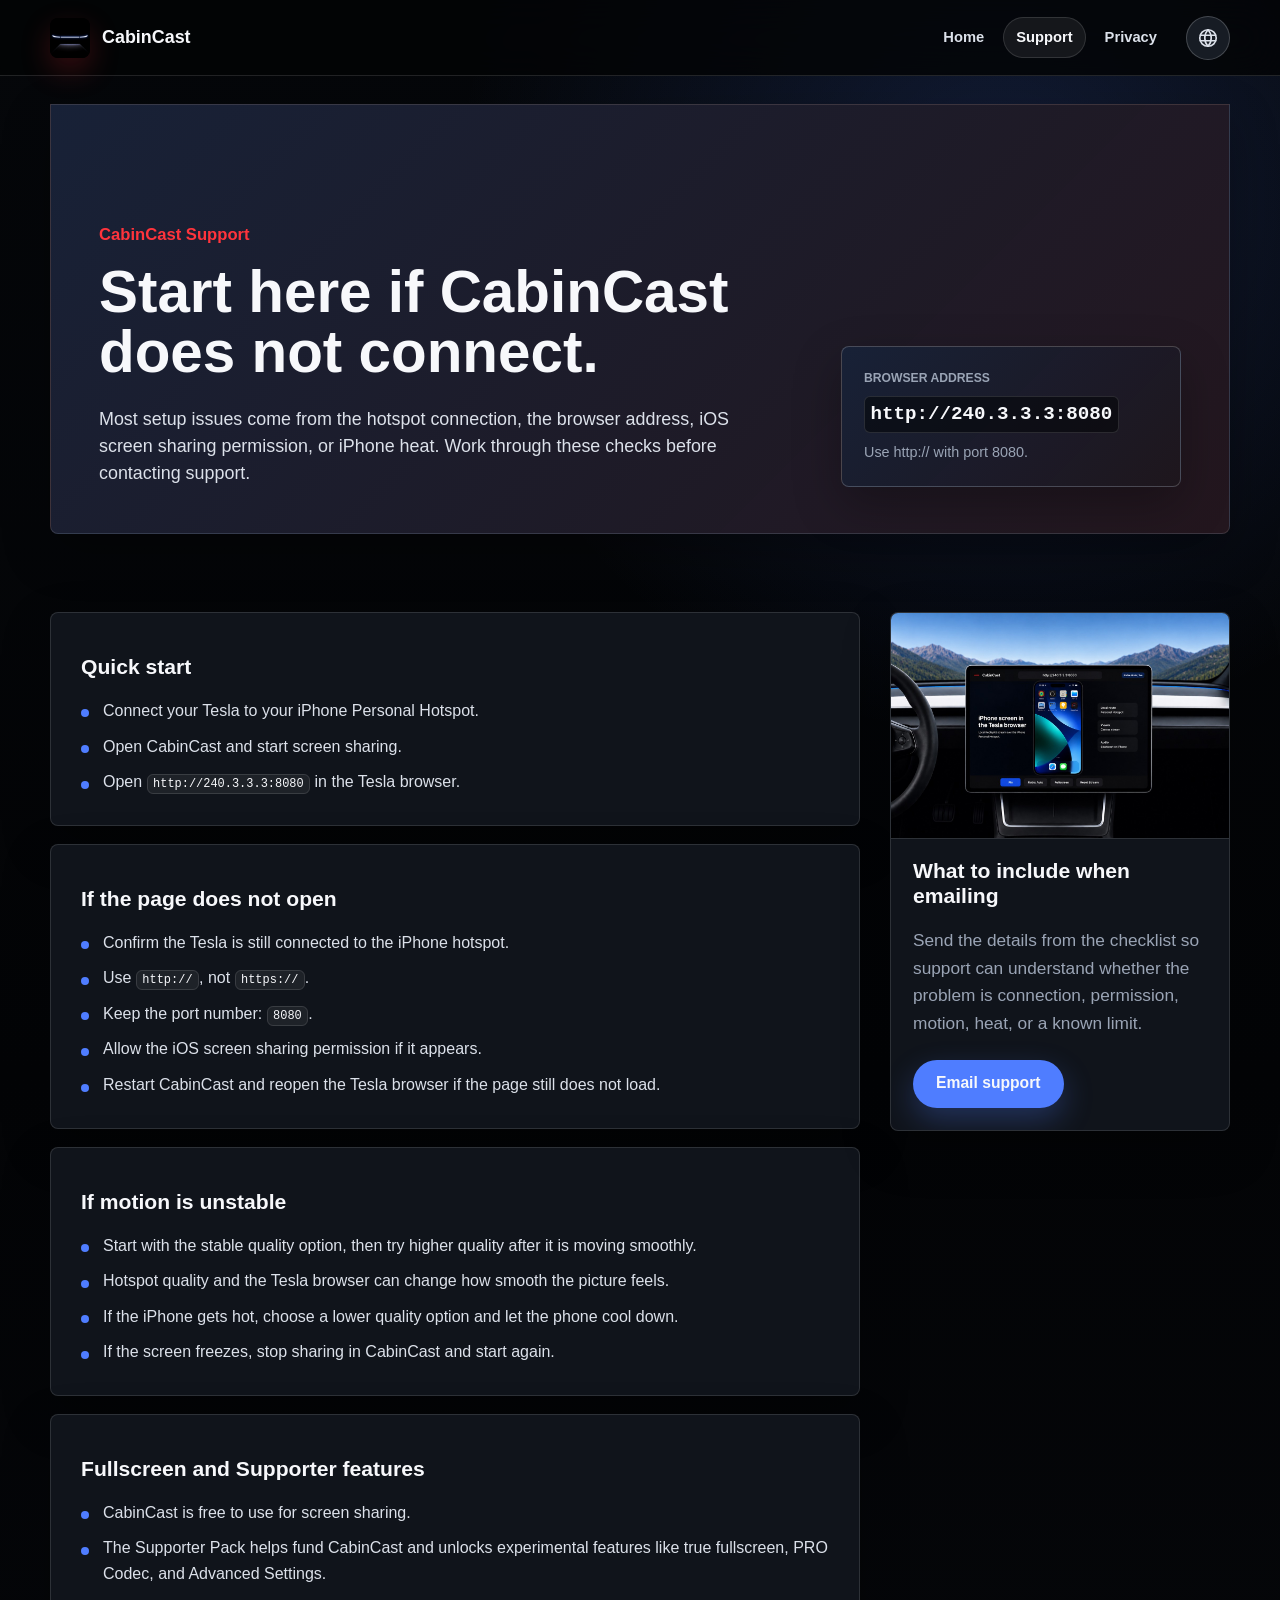
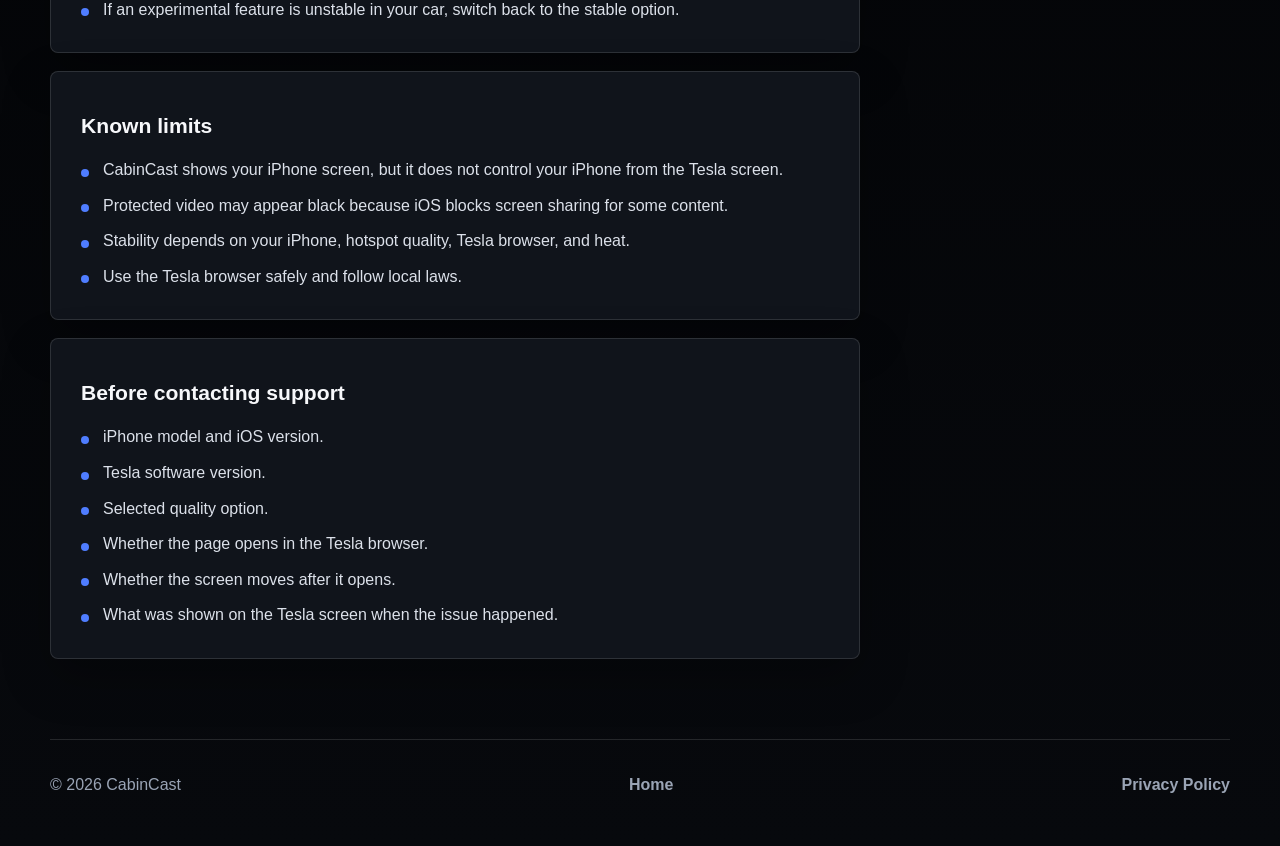
<file: support.html>
<!doctype html>
<html lang="en">
<head>
  <meta charset="utf-8">
  <meta name="viewport" content="width=device-width, initial-scale=1">
  <title>CabinCast Support</title>
  <meta name="description" content="Support information for CabinCast.">
  <link rel="icon" href="assets/cabincast-icon.png">
  <script src="language.js"></script>
  <link rel="stylesheet" href="styles.css">
</head>
<body>
  <header class="site-header">
    <a class="brand" href="index.html" aria-label="CabinCast home">
      <img src="assets/cabincast-icon.png" alt="" width="40" height="40">
      <span>CabinCast</span>
    </a>
    <div class="header-actions">
      <nav aria-label="Primary navigation">
        <a href="index.html">Home</a>
        <a href="support.html" aria-current="page">Support</a>
        <a href="privacy.html">Privacy</a>
      </nav>
      <label class="language-picker" title="Language">
        <span class="sr-only">Language</span>
        <svg aria-hidden="true" viewBox="0 0 24 24">
          <circle cx="12" cy="12" r="9"></circle>
          <path d="M3.6 9h16.8M3.6 15h16.8M12 3c2.3 2.4 3.5 5.4 3.5 9s-1.2 6.6-3.5 9M12 3c-2.3 2.4-3.5 5.4-3.5 9s1.2 6.6 3.5 9"></path>
        </svg>
        <select aria-label="Language selector" onchange="CabinCastLanguage.setLanguage(this.selectedOptions[0].lang, this.value)">
          <option value="support.html" lang="en" selected>English</option>
          <option value="ja/support.html" lang="ja">日本語</option>
        </select>
      </label>
    </div>
  </header>

  <main>
    <section class="page-hero">
      <div>
        <p class="product-name">CabinCast Support</p>
        <h1>Start here if CabinCast does not connect.</h1>
        <p>
          Most setup issues come from the hotspot connection, the browser
          address, iOS screen sharing permission, or iPhone heat. Work through
          these checks before contacting support.
        </p>
      </div>
      <aside class="url-tile">
        <span>Browser address</span>
        <code>http://240.3.3.3:8080</code>
        <small>Use http:// with port 8080.</small>
      </aside>
    </section>

    <section class="support-layout">
      <div class="support-list">
        <article class="support-card">
          <h2>Quick start</h2>
          <ul>
            <li>Connect your Tesla to your iPhone Personal Hotspot.</li>
            <li>Open CabinCast and start screen sharing.</li>
            <li>Open <code>http://240.3.3.3:8080</code> in the Tesla browser.</li>
          </ul>
        </article>

        <article class="support-card">
          <h2>If the page does not open</h2>
          <ul>
            <li>Confirm the Tesla is still connected to the iPhone hotspot.</li>
            <li>Use <code>http://</code>, not <code>https://</code>.</li>
            <li>Keep the port number: <code>8080</code>.</li>
            <li>Allow the iOS screen sharing permission if it appears.</li>
            <li>Restart CabinCast and reopen the Tesla browser if the page still does not load.</li>
          </ul>
        </article>

        <article class="support-card">
          <h2>If motion is unstable</h2>
          <ul>
            <li>Start with the stable quality option, then try higher quality after it is moving smoothly.</li>
            <li>Hotspot quality and the Tesla browser can change how smooth the picture feels.</li>
            <li>If the iPhone gets hot, choose a lower quality option and let the phone cool down.</li>
            <li>If the screen freezes, stop sharing in CabinCast and start again.</li>
          </ul>
        </article>

        <article class="support-card">
          <h2>Fullscreen and Supporter features</h2>
          <ul>
            <li>CabinCast is free to use for screen sharing.</li>
            <li>The Supporter Pack helps fund CabinCast and unlocks experimental features like true fullscreen, PRO Codec, and Advanced Settings.</li>
            <li>If an experimental feature is unstable in your car, switch back to the stable option.</li>
          </ul>
        </article>

        <article class="support-card">
          <h2>Known limits</h2>
          <ul>
            <li>CabinCast shows your iPhone screen, but it does not control your iPhone from the Tesla screen.</li>
            <li>Protected video may appear black because iOS blocks screen sharing for some content.</li>
            <li>Stability depends on your iPhone, hotspot quality, Tesla browser, and heat.</li>
            <li>Use the Tesla browser safely and follow local laws.</li>
          </ul>
        </article>

        <article class="support-card">
          <h2>Before contacting support</h2>
          <ul>
            <li>iPhone model and iOS version.</li>
            <li>Tesla software version.</li>
            <li>Selected quality option.</li>
            <li>Whether the page opens in the Tesla browser.</li>
            <li>Whether the screen moves after it opens.</li>
            <li>What was shown on the Tesla screen when the issue happened.</li>
          </ul>
        </article>
      </div>

      <aside class="support-side">
        <img src="assets/tesla-dashboard-viewer.png" alt="CabinCast shown on a Tesla-style center display." loading="lazy">
        <h2>What to include when emailing</h2>
        <p>
          Send the details from the checklist so support can understand whether
          the problem is connection, permission, motion, heat, or a known limit.
        </p>
        <a class="button primary" href="mailto:cabincast-support@wirurun.com">Email support</a>
      </aside>
    </section>
  </main>

  <footer class="site-footer">
    <span>&copy; 2026 CabinCast</span>
    <a href="index.html">Home</a>
    <a href="privacy.html">Privacy Policy</a>
  </footer>
</body>
</html>
</file>
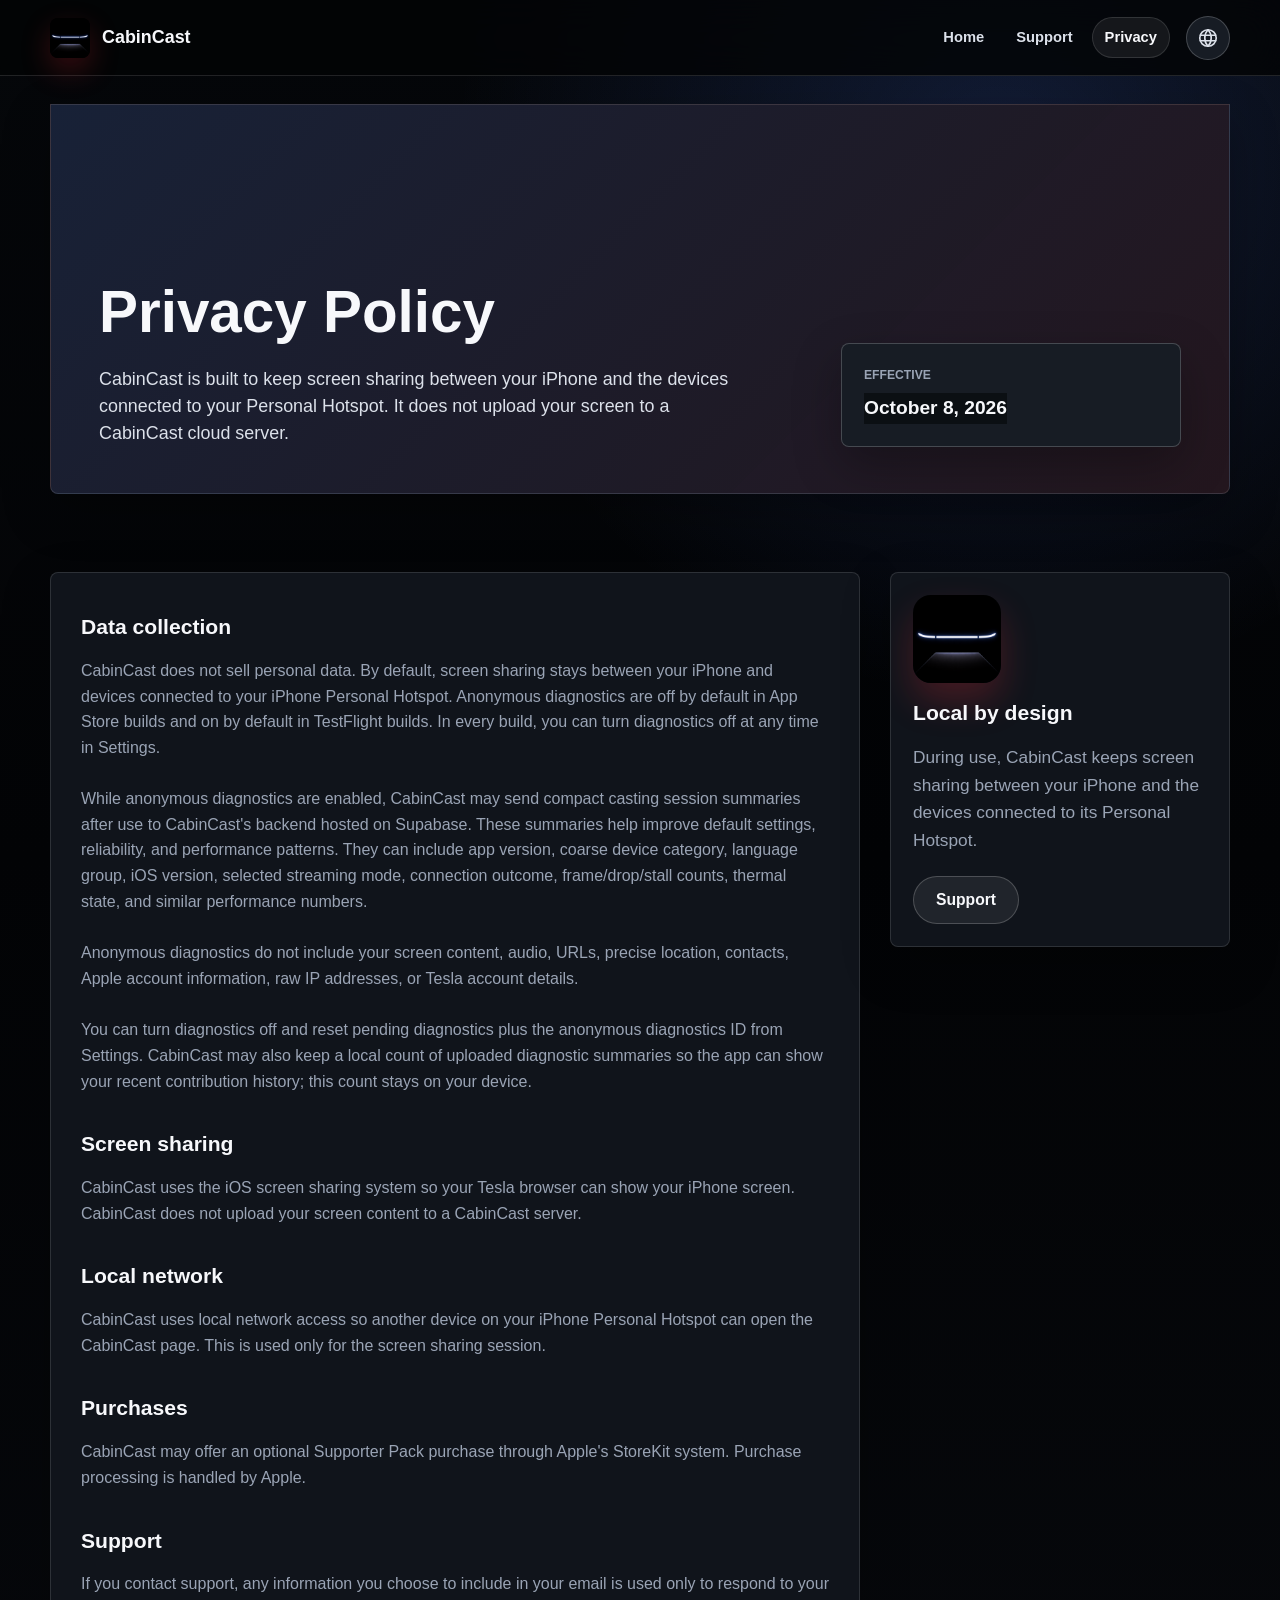
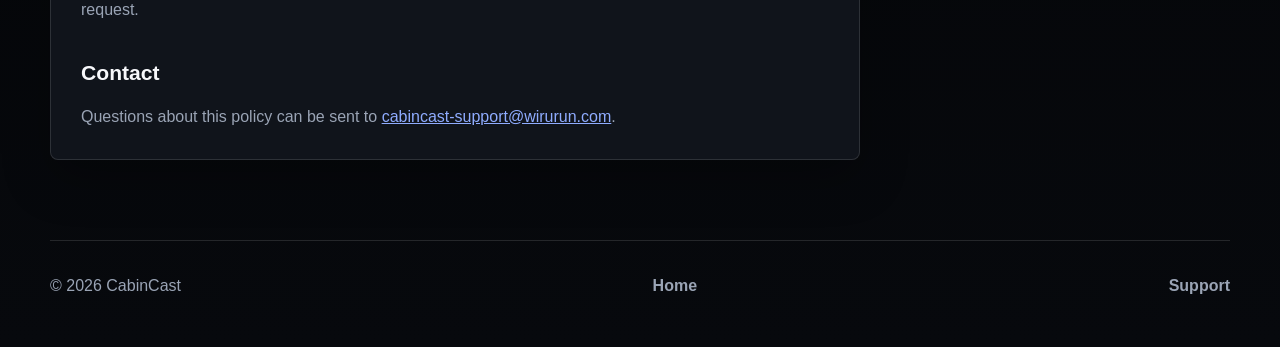
<file: ja/privacy.html>
<!doctype html>
<html lang="ja">
<head>
  <meta charset="utf-8">
  <meta name="viewport" content="width=device-width, initial-scale=1">
  <title>CabinCast プライバシーポリシー</title>
  <meta name="description" content="CabinCast のプライバシーポリシー。">
  <link rel="icon" href="../assets/cabincast-icon.png">
  <script src="../language.js"></script>
  <link rel="stylesheet" href="../styles.css">
</head>
<body>
  <header class="site-header">
    <a class="brand" href="index.html" aria-label="CabinCast ホーム">
      <img src="../assets/cabincast-icon.png" alt="" width="40" height="40">
      <span>CabinCast</span>
    </a>
    <div class="header-actions">
      <nav aria-label="メインナビゲーション">
        <a href="index.html">ホーム</a>
        <a href="support.html">サポート</a>
        <a href="privacy.html" aria-current="page">プライバシー</a>
      </nav>
      <label class="language-picker" title="言語">
        <span class="sr-only">言語</span>
        <svg aria-hidden="true" viewBox="0 0 24 24">
          <circle cx="12" cy="12" r="9"></circle>
          <path d="M3.6 9h16.8M3.6 15h16.8M12 3c2.3 2.4 3.5 5.4 3.5 9s-1.2 6.6-3.5 9M12 3c-2.3 2.4-3.5 5.4-3.5 9s1.2 6.6 3.5 9"></path>
        </svg>
        <select aria-label="言語セレクター" onchange="CabinCastLanguage.setLanguage(this.selectedOptions[0].lang, this.value)">
          <option value="../privacy.html" lang="en">English</option>
          <option value="privacy.html" lang="ja" selected>日本語</option>
        </select>
      </label>
    </div>
  </header>

  <main>
    <section class="page-hero privacy-hero">
      <div>
        <h1>
          <span class="ja-line">プライバシー</span>
          <span class="ja-line">ポリシー</span>
        </h1>
        <p>
          CabinCastは、iPhoneとパーソナルホットスポットに接続されたデバイスの間で
          画面共有するためのアプリです。画面内容をCabinCastのクラウドサーバーへアップロードしません。
        </p>
      </div>
      <aside class="url-tile quiet">
        <span>有効日</span>
        <strong>2026年10月8日</strong>
      </aside>
    </section>

    <section class="legal-layout">
      <article class="legal-card">
        <h2>データ収集</h2>
        <p>
          CabinCastは個人データを販売しません。標準では、画面共有はお使いのiPhoneと、
          そのパーソナルホットスポットに接続されたデバイスの間で行われます。匿名診断はApp Storeビルドでは標準でオフ、
          TestFlightビルドでは標準でオンです。どちらのビルドでも、設定からいつでも診断をオフにできます。
        </p>
        <p>
          匿名診断がオンになっている間、CabinCastは使用後に小さなキャストセッションサマリーを、
          Supabase上でホストされているCabinCastのバックエンドへ送信することがあります。
          これは標準設定、安定性、パフォーマンス傾向の改善に役立てるためのものです。
          サマリーには、アプリのバージョン、大まかなデバイス分類、言語グループ、iOSバージョン、
          選択したストリーミングモード、接続結果、フレーム数、ドロップ数、停止や遅延の回数、
          熱状態などの性能情報が含まれる場合があります。
        </p>
        <p>
          匿名診断には、画面内容、音声、URL、正確な位置情報、連絡先、Appleアカウント情報、
          生のIPアドレス、Teslaアカウント情報は含まれません。
        </p>
        <p>
          診断は設定からオフにでき、未送信の診断と匿名診断IDをリセットできます。
          CabinCastは、アプリ内で最近の協力履歴を表示するために、アップロード済み診断サマリーの件数を
          端末内に保存する場合があります。この件数は端末内に残ります。
        </p>

        <h2>画面共有</h2>
        <p>
          CabinCastはiOSの画面共有機能を使い、TeslaブラウザにiPhoneの画面を表示します。
          CabinCastは画面内容をCabinCastのサーバーへアップロードしません。
        </p>

        <h2>ローカルネットワーク</h2>
        <p>
          CabinCastは、iPhoneのパーソナルホットスポットに接続された別のデバイスから
          CabinCastページを開けるように、ローカルネットワークアクセスを使用します。
          この通信は画面共有のためだけに使われます。
        </p>

        <h2>購入</h2>
        <p>
          CabinCastでは、AppleのStoreKitを通じて任意のSupporter Packを提供する場合があります。
          購入処理はAppleによって行われます。
        </p>

        <h2>サポート</h2>
        <p>
          サポートへ連絡する場合、メールに含めた情報は問い合わせへの返信のためにのみ使用されます。
        </p>

        <h2>連絡先</h2>
        <p>
          このポリシーについての質問は
          <a href="mailto:cabincast-support@wirurun.com">cabincast-support@wirurun.com</a>
          までお送りください。
        </p>
      </article>

      <aside class="privacy-side">
        <img src="../assets/cabincast-icon.png" alt="" width="88" height="88">
        <h2>ローカル設計</h2>
        <p>
          使用中の画面共有は、お使いのiPhoneと
          そのパーソナルホットスポットに接続されたデバイスの間で行われます。
        </p>
        <a class="button secondary" href="support.html">サポート</a>
      </aside>
    </section>
  </main>

  <footer class="site-footer">
    <span>&copy; 2026 CabinCast</span>
    <a href="index.html">ホーム</a>
    <a href="support.html">サポート</a>
  </footer>
</body>
</html>
</file>
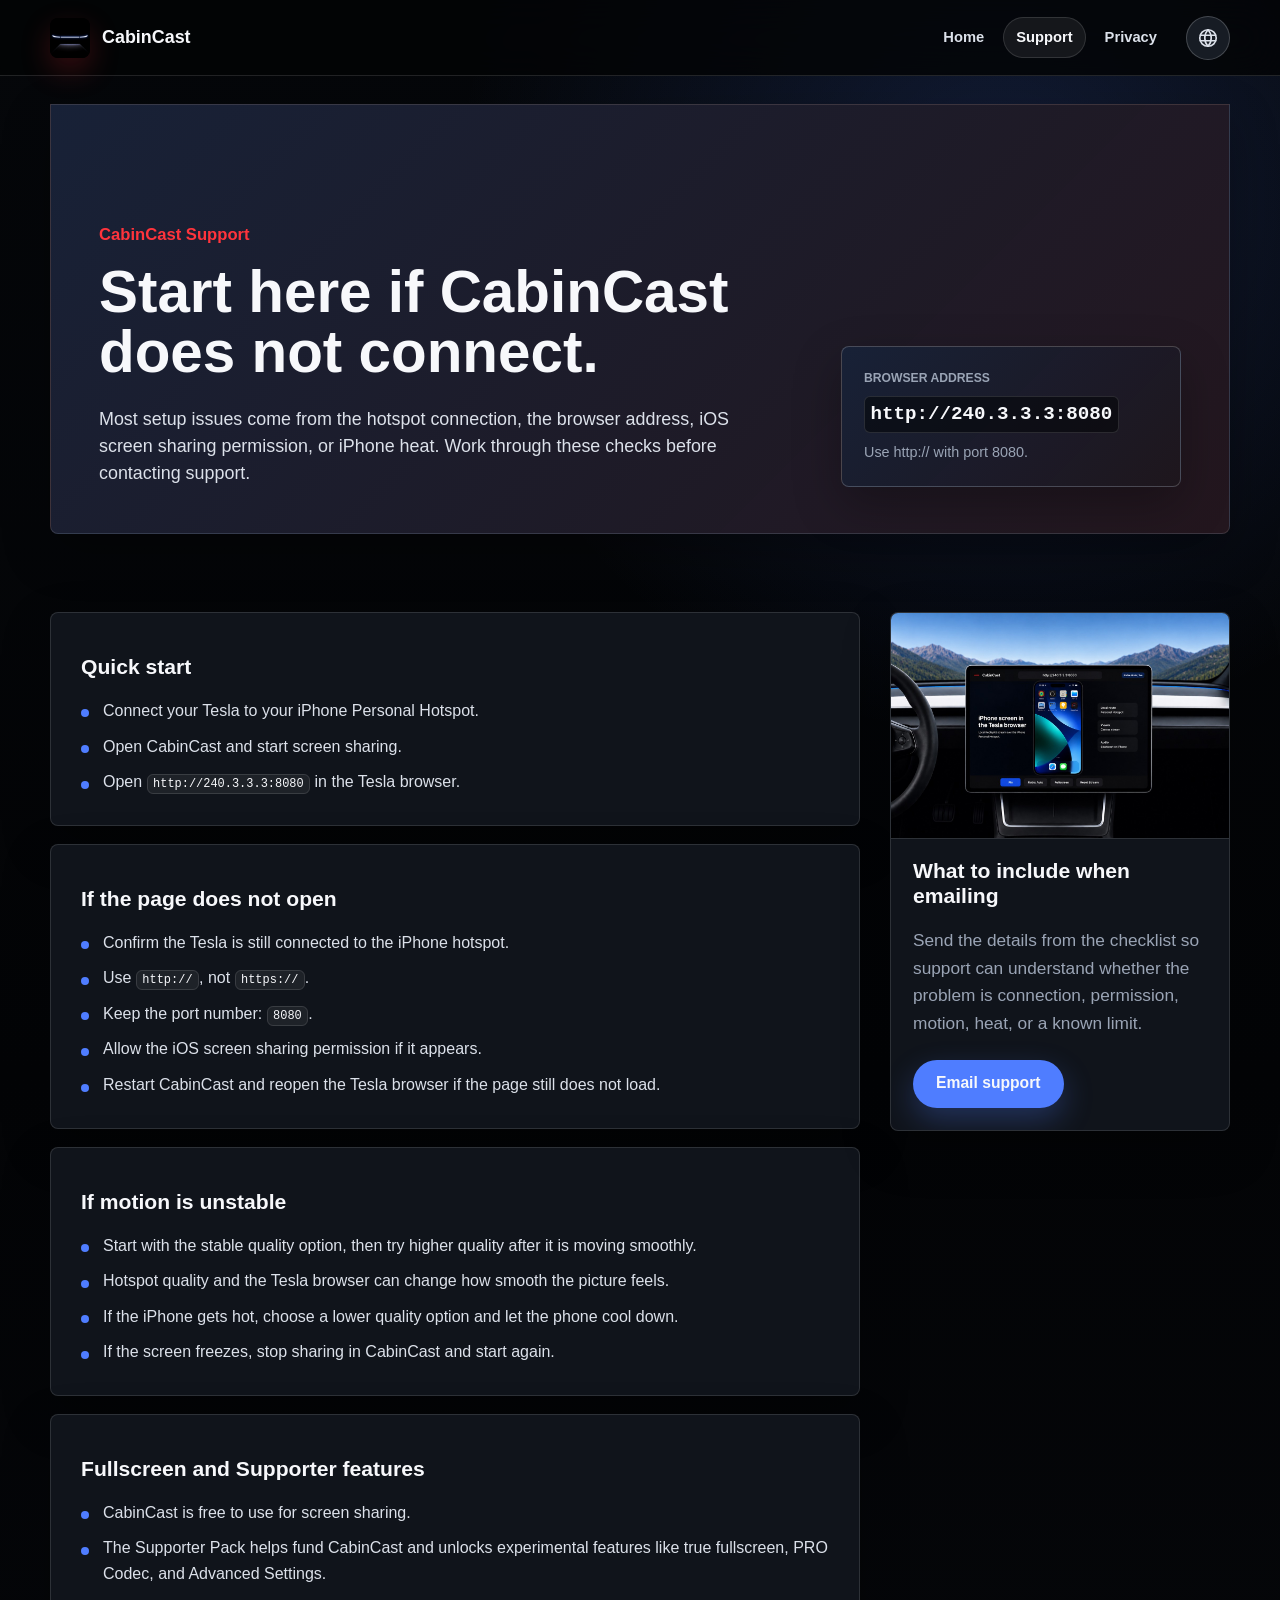
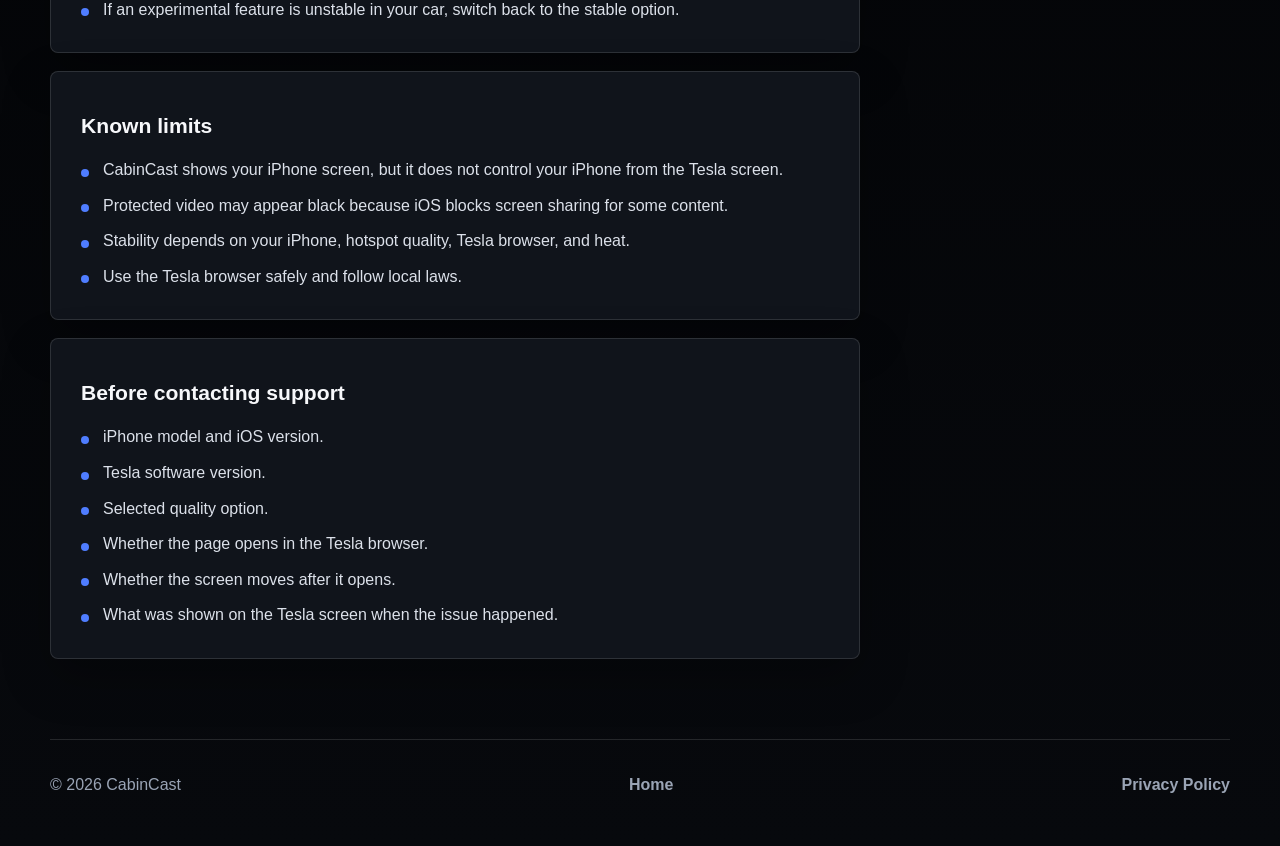
<file: ja/support.html>
<!doctype html>
<html lang="ja">
<head>
  <meta charset="utf-8">
  <meta name="viewport" content="width=device-width, initial-scale=1">
  <title>CabinCast サポート</title>
  <meta name="description" content="CabinCast のサポート情報。">
  <link rel="icon" href="../assets/cabincast-icon.png">
  <script src="../language.js"></script>
  <link rel="stylesheet" href="../styles.css">
</head>
<body>
  <header class="site-header">
    <a class="brand" href="index.html" aria-label="CabinCast ホーム">
      <img src="../assets/cabincast-icon.png" alt="" width="40" height="40">
      <span>CabinCast</span>
    </a>
    <div class="header-actions">
      <nav aria-label="メインナビゲーション">
        <a href="index.html">ホーム</a>
        <a href="support.html" aria-current="page">サポート</a>
        <a href="privacy.html">プライバシー</a>
      </nav>
      <label class="language-picker" title="言語">
        <span class="sr-only">言語</span>
        <svg aria-hidden="true" viewBox="0 0 24 24">
          <circle cx="12" cy="12" r="9"></circle>
          <path d="M3.6 9h16.8M3.6 15h16.8M12 3c2.3 2.4 3.5 5.4 3.5 9s-1.2 6.6-3.5 9M12 3c-2.3 2.4-3.5 5.4-3.5 9s1.2 6.6 3.5 9"></path>
        </svg>
        <select aria-label="言語セレクター" onchange="CabinCastLanguage.setLanguage(this.selectedOptions[0].lang, this.value)">
          <option value="../support.html" lang="en">English</option>
          <option value="support.html" lang="ja" selected>日本語</option>
        </select>
      </label>
    </div>
  </header>

  <main>
    <section class="page-hero">
      <div>
        <p class="product-name">CabinCastサポート</p>
        <h1>
          <span class="ja-line">困ったときは、</span>
          <span class="ja-line">ここから確認。</span>
        </h1>
        <p>
          ページが開かない、映像が動かない、表示が不安定。
          多くの場合は、ホットスポット、ブラウザのアドレス、
          iOSの画面共有許可、iPhoneの発熱を確認すると解決できます。
        </p>
      </div>
      <aside class="url-tile">
        <span>ブラウザのアドレス</span>
        <code>http://240.3.3.3:8080</code>
        <small>http:// とポート8080を使います。</small>
      </aside>
    </section>

    <section class="support-layout">
      <div class="support-list">
        <article class="support-card">
          <h2>まずは3ステップ</h2>
          <ul>
            <li>TeslaをiPhoneのパーソナルホットスポットに接続します。</li>
            <li>CabinCastを開き、画面共有を開始します。</li>
            <li>Teslaブラウザで <code>http://240.3.3.3:8080</code> を開きます。</li>
          </ul>
        </article>

        <article class="support-card">
          <h2>ページが開かないとき</h2>
          <ul>
            <li>TeslaがiPhoneのホットスポットに接続されたままか確認します。</li>
            <li><code>https://</code> ではなく <code>http://</code> を使います。</li>
            <li>ポート番号 <code>8080</code> まで入力します。</li>
            <li>iOSの許可画面が出た場合は、画面共有を許可します。</li>
            <li>それでも開かない場合は、CabinCastとTeslaブラウザを開き直します。</li>
          </ul>
        </article>

        <article class="support-card">
          <h2>映像が不安定なとき</h2>
          <ul>
            <li>まず安定重視の画質オプションで試し、動いてから高画質を試します。</li>
            <li>ホットスポットの状態やTeslaブラウザによって、滑らかさは変わります。</li>
            <li>iPhoneが熱い場合は、低めの画質を選び、少し冷ましてください。</li>
            <li>画面が止まった場合は、CabinCastで画面共有を止めてから再開します。</li>
          </ul>
        </article>

        <article class="support-card">
          <h2>フルスクリーンとサポーター機能</h2>
          <ul>
            <li>CabinCastは画面共有に無料で使えます。</li>
            <li>サポーターパックは開発を支え、真のフルスクリーン、PRO Codec、詳細設定などの検証中の機能を使えるようにします。</li>
            <li>検証中の機能が車内環境で不安定な場合は、安定重視の設定に戻してください。</li>
          </ul>
        </article>

        <article class="support-card">
          <h2>知っておくこと</h2>
          <ul>
            <li>CabinCastはiPhone画面を表示するアプリです。Tesla画面からiPhoneを操作することはできません。</li>
            <li>保護された動画は、iOSの制限により黒く表示される場合があります。</li>
            <li>安定性はiPhone、ホットスポット、Teslaブラウザ、発熱の状態によって変わります。</li>
            <li>Teslaブラウザは安全に、地域の法令に従って使用してください。</li>
          </ul>
        </article>

        <article class="support-card">
          <h2>問い合わせ前に</h2>
          <ul>
            <li>iPhoneのモデルとiOSバージョン。</li>
            <li>Teslaのソフトウェアバージョン。</li>
            <li>選んだ画質オプション。</li>
            <li>Teslaブラウザでページが開くか。</li>
            <li>ページが開いたあと、画面が動くか。</li>
            <li>問題が起きたとき、Tesla画面に何が表示されていたか。</li>
          </ul>
        </article>
      </div>

      <aside class="support-side">
        <img src="../assets/tesla-dashboard-viewer.png" alt="CabinCastがTesla風センターディスプレイに表示されている様子。" loading="lazy">
        <h2>メールに含める内容</h2>
        <p>
          チェックリストの内容を送ってください。接続、許可、映像の動き、
          発熱、既知の制限のどれに近い問題か確認しやすくなります。
        </p>
        <a class="button primary" href="mailto:cabincast-support@wirurun.com">メールで問い合わせる</a>
      </aside>
    </section>
  </main>

  <footer class="site-footer">
    <span>&copy; 2026 CabinCast</span>
    <a href="index.html">ホーム</a>
    <a href="privacy.html">プライバシーポリシー</a>
  </footer>
</body>
</html>
</file>
<file: styles.css>
:root {
  color-scheme: dark;
  --page: #030406;
  --page-soft: #090c11;
  --panel: #10141b;
  --panel-soft: #171c24;
  --panel-raised: #1d2430;
  --ink: #f7f8fb;
  --ink-soft: #dce1ea;
  --muted: #9aa4b5;
  --line: rgba(255, 255, 255, 0.12);
  --line-strong: rgba(255, 255, 255, 0.2);
  --blue: #4f7dff;
  --blue-soft: rgba(79, 125, 255, 0.16);
  --red: #ff343c;
  --red-soft: rgba(255, 52, 60, 0.15);
  --green: #24d18f;
  --shadow: 0 28px 90px rgba(0, 0, 0, 0.55);
  --soft-shadow: 0 18px 48px rgba(0, 0, 0, 0.28);
  --radius: 8px;
  --radius-sm: 6px;
  font-family: -apple-system, BlinkMacSystemFont, "Segoe UI", Roboto, sans-serif;
}

* {
  box-sizing: border-box;
}

html {
  overflow-x: hidden;
  scroll-behavior: smooth;
}

body {
  margin: 0;
  overflow-x: hidden;
  background:
    radial-gradient(circle at 78% 8%, rgba(79, 125, 255, 0.18), transparent 34rem),
    linear-gradient(180deg, #05070a 0%, var(--page) 44%, #07090d 100%);
  color: var(--ink);
  line-height: 1.6;
}

html:lang(ja) body {
  line-break: strict;
}

a {
  color: inherit;
}

img {
  display: block;
  max-width: 100%;
  height: auto;
}

.sr-only {
  position: absolute;
  width: 1px;
  height: 1px;
  overflow: hidden;
  clip: rect(0, 0, 0, 0);
  white-space: nowrap;
}

code {
  border: 1px solid var(--line);
  border-radius: 6px;
  background: rgba(255, 255, 255, 0.06);
  color: var(--ink);
  padding: 0.12rem 0.34rem;
  overflow-wrap: anywhere;
  font-size: 0.92em;
}

.site-header {
  position: sticky;
  top: 0;
  z-index: 20;
  min-height: 76px;
  display: flex;
  align-items: center;
  justify-content: space-between;
  gap: 24px;
  padding: 14px max(24px, calc((100vw - 1180px) / 2));
  background: rgba(3, 4, 6, 0.82);
  border-bottom: 1px solid var(--line);
  backdrop-filter: blur(18px);
}

.brand {
  display: inline-flex;
  align-items: center;
  gap: 12px;
  color: var(--ink);
  font-size: 1.12rem;
  font-weight: 850;
  line-height: 1;
  text-decoration: none;
}

.brand img {
  width: 40px;
  height: 40px;
  border-radius: 8px;
  box-shadow: 0 12px 30px rgba(255, 52, 60, 0.22);
}

.header-actions {
  min-width: 0;
  display: flex;
  align-items: center;
  justify-content: flex-end;
  gap: 16px;
}

.site-header nav {
  display: flex;
  flex-wrap: wrap;
  justify-content: flex-end;
  gap: 6px;
  color: var(--ink-soft);
  font-size: 0.92rem;
  font-weight: 760;
}

.site-header nav a {
  border: 1px solid transparent;
  border-radius: 999px;
  padding: 8px 12px;
}

.site-header nav a,
.site-footer a,
.button {
  text-decoration: none;
}

.site-header nav a:hover,
.site-header nav a[aria-current="page"] {
  background: rgba(255, 255, 255, 0.07);
  border-color: var(--line);
  color: var(--ink);
}

.language-picker {
  position: relative;
  width: 44px;
  height: 44px;
  display: inline-flex;
  align-items: center;
  justify-content: center;
  color: var(--ink-soft);
  cursor: pointer;
}

.language-picker svg {
  width: 22px;
  height: 22px;
  fill: none;
  stroke: currentColor;
  stroke-width: 1.8;
  stroke-linecap: round;
  stroke-linejoin: round;
  pointer-events: none;
}

.language-picker::before {
  content: "";
  position: absolute;
  inset: 0;
  border: 1px solid var(--line-strong);
  border-radius: 999px;
  background: var(--panel-soft);
}

.language-picker:hover,
.language-picker:focus-within {
  color: var(--ink);
}

.language-picker:hover::before,
.language-picker:focus-within::before {
  background: var(--panel-raised);
  border-color: rgba(255, 255, 255, 0.32);
}

.language-picker svg {
  position: relative;
  z-index: 1;
}

.language-picker select {
  position: absolute;
  inset: 0;
  z-index: 2;
  width: 44px;
  height: 44px;
  border: 0;
  border-radius: 999px;
  opacity: 0;
  cursor: pointer;
}

main {
  width: min(1180px, calc(100% - 40px));
  margin: 0 auto;
}

.hero {
  min-height: calc(100vh - 76px);
  display: grid;
  grid-template-columns: minmax(0, 0.9fr) minmax(0, 1.1fr);
  gap: 54px;
  align-items: center;
  padding: 52px 0 42px;
}

.hero-copy,
.page-hero > div {
  min-width: 0;
}

.product-name {
  margin: 0 0 18px;
  color: var(--red);
  font-size: 1.04rem;
  font-weight: 860;
  line-height: 1;
}

.hero-copy h1,
.page-hero h1 {
  margin: 0;
  color: var(--ink);
  font-size: 3.65rem;
  line-height: 1.03;
  font-weight: 880;
  letter-spacing: 0;
}

html:lang(ja) .hero-copy h1,
html:lang(ja) .page-hero h1 {
  font-size: 3.05rem;
  line-height: 1.14;
}

.ja-line {
  display: block;
}

.hero-emphasis {
  display: inline-block;
  font-size: 1.55em;
  line-height: 0.75;
  transform: translateY(0.05em);
}

.free-word {
  display: inline-block;
  color: var(--ink);
  font-size: 1.14em;
  font-weight: 880;
  line-height: 0.9;
}

.hero-subline {
  display: block;
}

.hero-copy p:not(.product-name),
.page-hero p:not(.product-name) {
  max-width: 650px;
  margin: 24px 0 0;
  color: var(--ink-soft);
  font-size: 1.12rem;
  line-height: 1.5;
}

.hero-actions {
  display: flex;
  flex-wrap: wrap;
  gap: 14px;
  margin-top: 32px;
}

.button {
  min-height: 48px;
  display: inline-flex;
  align-items: center;
  justify-content: center;
  gap: 8px;
  border: 1px solid transparent;
  border-radius: 999px;
  padding: 0 22px;
  color: var(--ink);
  font-size: 0.98rem;
  font-weight: 820;
  line-height: 1.2;
  cursor: pointer;
  transition: background 180ms ease, border-color 180ms ease, color 180ms ease, transform 180ms ease;
}

.button:hover {
  transform: translateY(-1px);
}

.button.primary {
  background: var(--blue);
  box-shadow: 0 12px 30px rgba(79, 125, 255, 0.28);
}

.button.primary:hover {
  background: #6f96ff;
}

.button.secondary {
  background: rgba(255, 255, 255, 0.07);
  border-color: var(--line-strong);
}

.button.secondary:hover {
  background: var(--panel-raised);
}

.hero-url,
.url-tile {
  display: grid;
  gap: 8px;
  border: 1px solid var(--line-strong);
  border-radius: var(--radius);
  background:
    linear-gradient(135deg, rgba(79, 125, 255, 0.12), rgba(255, 52, 60, 0.06)),
    var(--panel);
  box-shadow: var(--soft-shadow);
}

.hero-url {
  width: min(100%, 430px);
  margin-top: 30px;
  padding: 18px 20px;
}

.hero-url span,
.url-tile span {
  color: var(--muted);
  font-size: 0.76rem;
  font-weight: 850;
  text-transform: uppercase;
}

.hero-url code,
.url-tile code,
.url-tile strong {
  width: fit-content;
  background: rgba(3, 4, 6, 0.55);
  color: var(--ink);
  font-size: 1.2rem;
  font-weight: 850;
}

.hero-url small,
.url-tile small {
  color: var(--muted);
  font-size: 0.9rem;
}

.hero-url small strong {
  color: var(--ink-soft);
}

.hero-media {
  min-width: 0;
  position: relative;
  min-height: 620px;
}

.hero-media figure {
  margin: 0;
}

.media-browser {
  position: absolute;
  right: 0;
  top: 46px;
  width: min(100%, 720px);
}

.media-browser img {
  border: 1px solid var(--line-strong);
  border-radius: var(--radius);
  box-shadow: var(--shadow);
}

.media-phone {
  position: absolute;
  left: 0;
  bottom: 0;
  width: min(34%, 250px);
  z-index: 2;
}

.media-phone img {
  border: 1px solid var(--line-strong);
  border-radius: 28px;
  box-shadow: 0 24px 64px rgba(0, 0, 0, 0.66);
}

.flow-section,
.navigation-section,
.split-section,
.limits-section,
.faq-section,
.closing-section,
.support-layout,
.legal-layout {
  margin-top: 78px;
}

.section-heading {
  max-width: 790px;
  margin-bottom: 34px;
}

.section-heading.compact {
  max-width: 880px;
}

.section-heading h2,
.navigation-copy h2,
.limits-copy h2,
.closing-section h2,
.faq-section h2,
.support-card h2,
.legal-card h2,
.support-side h2,
.privacy-side h2 {
  margin: 0;
  color: var(--ink);
  font-size: 3.25rem;
  line-height: 1.04;
  font-weight: 860;
  letter-spacing: 0;
}

.section-heading p,
.navigation-copy p,
.limits-copy p,
.closing-section p,
.support-side p,
.privacy-side p {
  margin: 18px 0 0;
  color: var(--muted);
  font-size: 1.08rem;
}

.section-kicker {
  margin: 0 0 12px;
  color: var(--red);
  font-size: 0.84rem;
  font-weight: 900;
  letter-spacing: 0.08em;
  text-transform: uppercase;
}

.setup-flow {
  display: grid;
  grid-template-columns: repeat(3, minmax(0, 1fr));
  border: 1px solid var(--line);
  border-radius: var(--radius);
  overflow: hidden;
  background: rgba(16, 20, 27, 0.82);
  box-shadow: var(--soft-shadow);
}

.setup-flow article {
  min-width: 0;
  padding: 30px;
}

.setup-flow article + article {
  border-left: 1px solid var(--line);
}

.setup-flow span {
  color: var(--red);
  font-size: 0.82rem;
  font-weight: 900;
}

.setup-flow h3,
.limits-list h3,
.faq-grid h3,
.support-card h2,
.legal-card h2,
.support-side h2,
.privacy-side h2 {
  margin: 12px 0 10px;
  color: var(--ink);
  font-size: 1.32rem;
  line-height: 1.18;
}

.setup-flow p,
.limits-list p,
.faq-grid p,
.support-card p,
.legal-card p {
  margin: 0;
  color: var(--muted);
}

.navigation-section {
  display: grid;
  grid-template-columns: minmax(0, 0.95fr) minmax(0, 1.05fr);
  gap: 30px;
  align-items: start;
}

.navigation-copy {
  min-width: 0;
  padding: 38px;
  border: 1px solid var(--line);
  border-radius: var(--radius);
  background:
    linear-gradient(145deg, rgba(79, 125, 255, 0.12), rgba(255, 52, 60, 0.08)),
    var(--panel);
  box-shadow: var(--soft-shadow);
}

.navigation-copy .section-kicker {
  margin-top: 0;
}

.navigation-points {
  display: grid;
  grid-template-columns: repeat(3, minmax(0, 1fr));
  gap: 14px;
  align-content: start;
}

.navigation-points article {
  min-width: 0;
  padding: 22px;
  border: 1px solid var(--line);
  border-radius: var(--radius);
  background: rgba(16, 20, 27, 0.84);
  box-shadow: var(--soft-shadow);
}

.navigation-points h3 {
  margin: 0 0 10px;
  color: var(--ink);
  font-size: 1.22rem;
  line-height: 1.18;
}

.navigation-points p {
  margin: 0;
  color: var(--muted);
}

.feature-table {
  overflow: hidden;
  border: 1px solid var(--line);
  border-radius: var(--radius);
  background: rgba(16, 20, 27, 0.84);
  box-shadow: var(--soft-shadow);
}

.feature-row {
  display: grid;
  grid-template-columns: 0.68fr 1fr 1fr;
  min-width: 0;
}

.feature-row + .feature-row {
  border-top: 1px solid var(--line);
}

.feature-row > div {
  min-width: 0;
  padding: 22px 24px;
  color: var(--ink-soft);
}

.feature-row > div + div {
  border-left: 1px solid var(--line);
}

.feature-row > div:first-child {
  color: var(--ink);
  font-weight: 820;
}

.table-head {
  background: linear-gradient(90deg, rgba(79, 125, 255, 0.18), rgba(255, 52, 60, 0.12));
}

.table-head > div {
  color: var(--ink);
  font-size: 0.88rem;
  font-weight: 870;
  text-transform: uppercase;
}

.feature-mobile-groups {
  display: none;
}

.limits-section {
  display: grid;
  grid-template-columns: minmax(0, 0.85fr) minmax(0, 1.15fr);
  gap: 34px;
  align-items: start;
  padding: 46px;
  border: 1px solid var(--line);
  border-radius: var(--radius);
  background:
    linear-gradient(135deg, rgba(255, 52, 60, 0.08), rgba(79, 125, 255, 0.09)),
    var(--panel);
  box-shadow: var(--soft-shadow);
}

.limits-list {
  display: grid;
  grid-template-columns: repeat(3, minmax(0, 1fr));
  gap: 14px;
}

.limits-list article {
  min-width: 0;
  padding: 20px;
  border: 1px solid var(--line);
  border-radius: var(--radius);
  background: rgba(255, 255, 255, 0.045);
}

.faq-grid {
  display: grid;
  grid-template-columns: repeat(3, minmax(0, 1fr));
  gap: 14px;
}

.faq-grid article {
  min-width: 0;
  padding: 22px;
  border: 1px solid var(--line);
  border-radius: var(--radius);
  background: rgba(16, 20, 27, 0.84);
  box-shadow: var(--soft-shadow);
}

.closing-section {
  display: flex;
  align-items: center;
  gap: 26px;
  margin-bottom: 80px;
  padding: 28px;
  border: 1px solid var(--line);
  border-radius: var(--radius);
  background: var(--panel);
  box-shadow: var(--soft-shadow);
}

.closing-section img {
  flex: 0 0 auto;
  border-radius: 18px;
  box-shadow: 0 18px 36px rgba(255, 52, 60, 0.2);
}

.closing-section div {
  min-width: 0;
  flex: 1;
}

.page-hero {
  min-height: 430px;
  display: grid;
  grid-template-columns: minmax(0, 1fr) 340px;
  gap: 40px;
  align-items: end;
  margin-top: 28px;
  padding: 70px 48px 46px;
  border: 1px solid var(--line);
  border-radius: 0 0 var(--radius) var(--radius);
  background:
    linear-gradient(135deg, rgba(79, 125, 255, 0.12), rgba(255, 52, 60, 0.08)),
    var(--panel);
  box-shadow: var(--soft-shadow);
}

.privacy-hero {
  min-height: 390px;
}

.url-tile {
  padding: 22px;
}

.url-tile.quiet {
  background: var(--panel-soft);
}

.support-layout,
.legal-layout {
  display: grid;
  grid-template-columns: minmax(0, 1fr) 340px;
  gap: 30px;
  align-items: start;
  margin-bottom: 80px;
}

.support-list {
  display: grid;
  gap: 18px;
}

.support-card,
.legal-card,
.support-side,
.privacy-side {
  min-width: 0;
  border: 1px solid var(--line);
  border-radius: var(--radius);
  background: var(--panel);
  box-shadow: var(--soft-shadow);
}

.support-card,
.legal-card {
  padding: 30px;
}

.support-card ul {
  display: grid;
  gap: 10px;
  margin: 18px 0 0;
  padding: 0;
  list-style: none;
}

.support-card li {
  position: relative;
  padding-left: 22px;
  color: var(--ink-soft);
}

.support-card li::before {
  content: "";
  position: absolute;
  left: 0;
  top: 0.72em;
  width: 8px;
  height: 8px;
  border-radius: 50%;
  background: var(--blue);
}

.support-side,
.privacy-side {
  position: sticky;
  top: 100px;
  overflow: hidden;
  padding: 22px;
}

.support-side img {
  margin: -22px -22px 20px;
  max-width: calc(100% + 44px);
  border-bottom: 1px solid var(--line);
}

.support-side .button,
.privacy-side .button {
  margin-top: 22px;
}

.privacy-side img {
  width: 88px;
  height: 88px;
  margin-bottom: 18px;
  border-radius: 18px;
  box-shadow: 0 18px 36px rgba(255, 52, 60, 0.22);
}

.legal-card {
  display: grid;
  gap: 26px;
}

.legal-card h2 + p {
  margin-top: -18px;
}

.legal-card a {
  color: #8facff;
}

.site-footer {
  width: min(1180px, calc(100% - 40px));
  display: flex;
  flex-wrap: wrap;
  justify-content: space-between;
  gap: 18px;
  margin: 0 auto;
  padding: 32px 0 48px;
  color: var(--muted);
  border-top: 1px solid var(--line);
}

.site-footer a {
  margin-left: 18px;
  font-weight: 750;
}

.site-footer a:hover {
  color: var(--ink);
}

@media (max-width: 1180px) {
  .hero {
    gap: 42px;
    grid-template-columns: minmax(0, 0.86fr) minmax(0, 1.14fr);
  }

  .hero-copy h1,
  .page-hero h1 {
    font-size: 3.25rem;
  }

  html:lang(ja) .hero-copy h1,
  html:lang(ja) .page-hero h1 {
    font-size: 2.72rem;
  }

  .section-heading h2,
  .navigation-copy h2,
  .limits-copy h2,
  .closing-section h2,
  .faq-section h2,
  .support-card h2,
  .legal-card h2,
  .support-side h2,
  .privacy-side h2 {
    font-size: 2.7rem;
  }
}

@media (max-width: 980px) {
  .hero {
    min-height: auto;
    grid-template-columns: 1fr;
    padding-top: 44px;
  }

  .hero-copy h1,
  .page-hero h1 {
    font-size: 2.85rem;
  }

  html:lang(ja) .hero-copy h1,
  html:lang(ja) .page-hero h1 {
    font-size: 2.5rem;
  }

  .hero-media {
    min-height: 560px;
  }

  .setup-flow,
  .limits-section,
  .page-hero,
  .support-layout,
  .legal-layout {
    grid-template-columns: 1fr;
  }

  .limits-list {
    grid-template-columns: 1fr;
  }

  .faq-grid {
    grid-template-columns: repeat(2, minmax(0, 1fr));
  }

  .setup-flow article + article {
    border-top: 1px solid var(--line);
    border-left: 0;
  }

  .limits-section,
  .page-hero {
    padding: 34px 24px;
  }

  .support-side,
  .privacy-side {
    position: static;
  }
}

@media (max-width: 760px) {
  .site-header {
    display: grid;
    grid-template-columns: minmax(0, 1fr) auto;
    align-items: center;
    gap: 12px 16px;
    padding: 14px 20px 12px;
  }

  .brand {
    grid-column: 1;
    grid-row: 1;
    min-width: 0;
  }

  .header-actions {
    display: contents;
  }

  .site-header nav {
    grid-column: 1 / -1;
    grid-row: 2;
    display: flex;
    flex-wrap: nowrap;
    justify-content: flex-start;
    gap: 8px;
    overflow-x: auto;
    padding-bottom: 2px;
    scrollbar-width: none;
  }

  .site-header nav a {
    flex: 0 0 auto;
    padding: 7px 10px;
  }

  .site-header nav::-webkit-scrollbar {
    display: none;
  }

  .language-picker {
    grid-column: 2;
    grid-row: 1;
    margin-left: auto;
  }

  main,
  .site-footer {
    width: min(100% - 40px, 1180px);
  }

  .hero {
    gap: 28px;
    padding: 34px 0 34px;
  }

  .product-name {
    margin-bottom: 14px;
  }

  .hero-copy h1,
  .page-hero h1 {
    font-size: 2.22rem;
    overflow-wrap: break-word;
  }

  html:lang(ja) .hero-copy h1,
  html:lang(ja) .page-hero h1 {
    font-size: 2rem;
    line-height: 1.16;
  }

  .hero-emphasis {
    font-size: 1.36em;
    line-height: 0.82;
  }

  .hero-copy p:not(.product-name),
  .page-hero p:not(.product-name) {
    font-size: 1rem;
  }

  .section-heading h2,
  .navigation-copy h2,
  .limits-copy h2,
  .closing-section h2,
  .faq-section h2,
  .support-card h2,
  .legal-card h2,
  .support-side h2,
  .privacy-side h2 {
    font-size: 2rem;
    line-height: 1.08;
    overflow-wrap: break-word;
  }

  html:lang(ja) .section-heading h2,
  html:lang(ja) .navigation-copy h2,
  html:lang(ja) .limits-copy h2,
  html:lang(ja) .closing-section h2,
  html:lang(ja) .faq-section h2,
  html:lang(ja) .support-card h2,
  html:lang(ja) .legal-card h2,
  html:lang(ja) .support-side h2,
  html:lang(ja) .privacy-side h2 {
    font-size: 1.72rem;
    line-height: 1.14;
  }

  .hero-actions {
    display: grid;
    grid-template-columns: 1fr;
  }

  .hero-actions .button {
    width: 100%;
    padding: 0 16px;
  }

  .hero-url {
    width: 100%;
  }

  .hero-url code {
    max-width: 100%;
    font-size: 1.08rem;
  }

  .hero-media {
    min-height: auto;
    display: grid;
    gap: 18px;
  }

  .media-browser,
  .media-phone {
    position: static;
    width: 100%;
  }

  .media-phone {
    max-width: 280px;
  }

  .flow-section,
  .navigation-section,
  .split-section,
  .limits-section,
  .faq-section,
  .closing-section,
  .support-layout,
  .legal-layout {
    margin-top: 54px;
  }

  .setup-flow article,
  .navigation-copy,
  .navigation-points article,
  .limits-list article,
  .faq-grid article,
  .support-card,
  .legal-card {
    padding: 20px;
  }

  .setup-flow h3,
  .navigation-points h3,
  .limits-list h3,
  .faq-grid h3 {
    font-size: 1.12rem;
    line-height: 1.22;
    overflow-wrap: break-word;
  }

  .section-heading p,
  .navigation-copy p,
  .limits-copy p,
  .closing-section p,
  .setup-flow p,
  .navigation-points p,
  .limits-list p,
  .faq-grid p,
  .support-card p,
  .legal-card p {
    font-size: 0.98rem;
    line-height: 1.55;
  }

  .navigation-section,
  .navigation-points {
    grid-template-columns: 1fr;
  }

  .feature-table {
    display: none;
  }

  .feature-mobile-groups {
    display: grid;
    gap: 16px;
  }

  .feature-mobile-groups article {
    min-width: 0;
    overflow: hidden;
    border: 1px solid var(--line);
    border-radius: var(--radius);
    background: var(--panel);
    box-shadow: var(--soft-shadow);
  }

  .feature-mobile-groups h3 {
    margin: 0;
    padding: 17px 18px;
    border-bottom: 1px solid var(--line);
    background: linear-gradient(90deg, rgba(79, 125, 255, 0.18), rgba(255, 52, 60, 0.12));
    font-size: 1rem;
    line-height: 1.2;
  }

  .feature-mobile-groups dl {
    display: grid;
    gap: 0;
    margin: 0;
  }

  .feature-mobile-groups dl > div {
    min-width: 0;
    padding: 16px 18px;
  }

  .feature-mobile-groups dl > div + div {
    border-top: 1px solid var(--line);
  }

  .feature-mobile-groups dt {
    margin: 0 0 6px;
    color: var(--ink);
    font-weight: 820;
  }

  .feature-mobile-groups dd {
    margin: 0;
    color: var(--ink-soft);
  }

  .limits-section {
    padding: 24px;
  }

  .faq-grid {
    grid-template-columns: 1fr;
  }

  .closing-section {
    display: grid;
    align-items: start;
  }

  .closing-section .button,
  .support-side .button,
  .privacy-side .button {
    width: 100%;
  }

  .page-hero {
    min-height: auto;
    margin-top: 0;
    border-radius: 0 0 var(--radius) var(--radius);
  }

  .site-footer {
    display: grid;
    justify-content: stretch;
  }

  .site-footer a {
    margin-right: 18px;
    margin-left: 0;
  }
}

@media (prefers-reduced-motion: reduce) {
  html {
    scroll-behavior: auto;
  }

  *,
  *::before,
  *::after {
    transition-duration: 0.001ms !important;
    animation-duration: 0.001ms !important;
    animation-iteration-count: 1 !important;
  }
}
</file>
